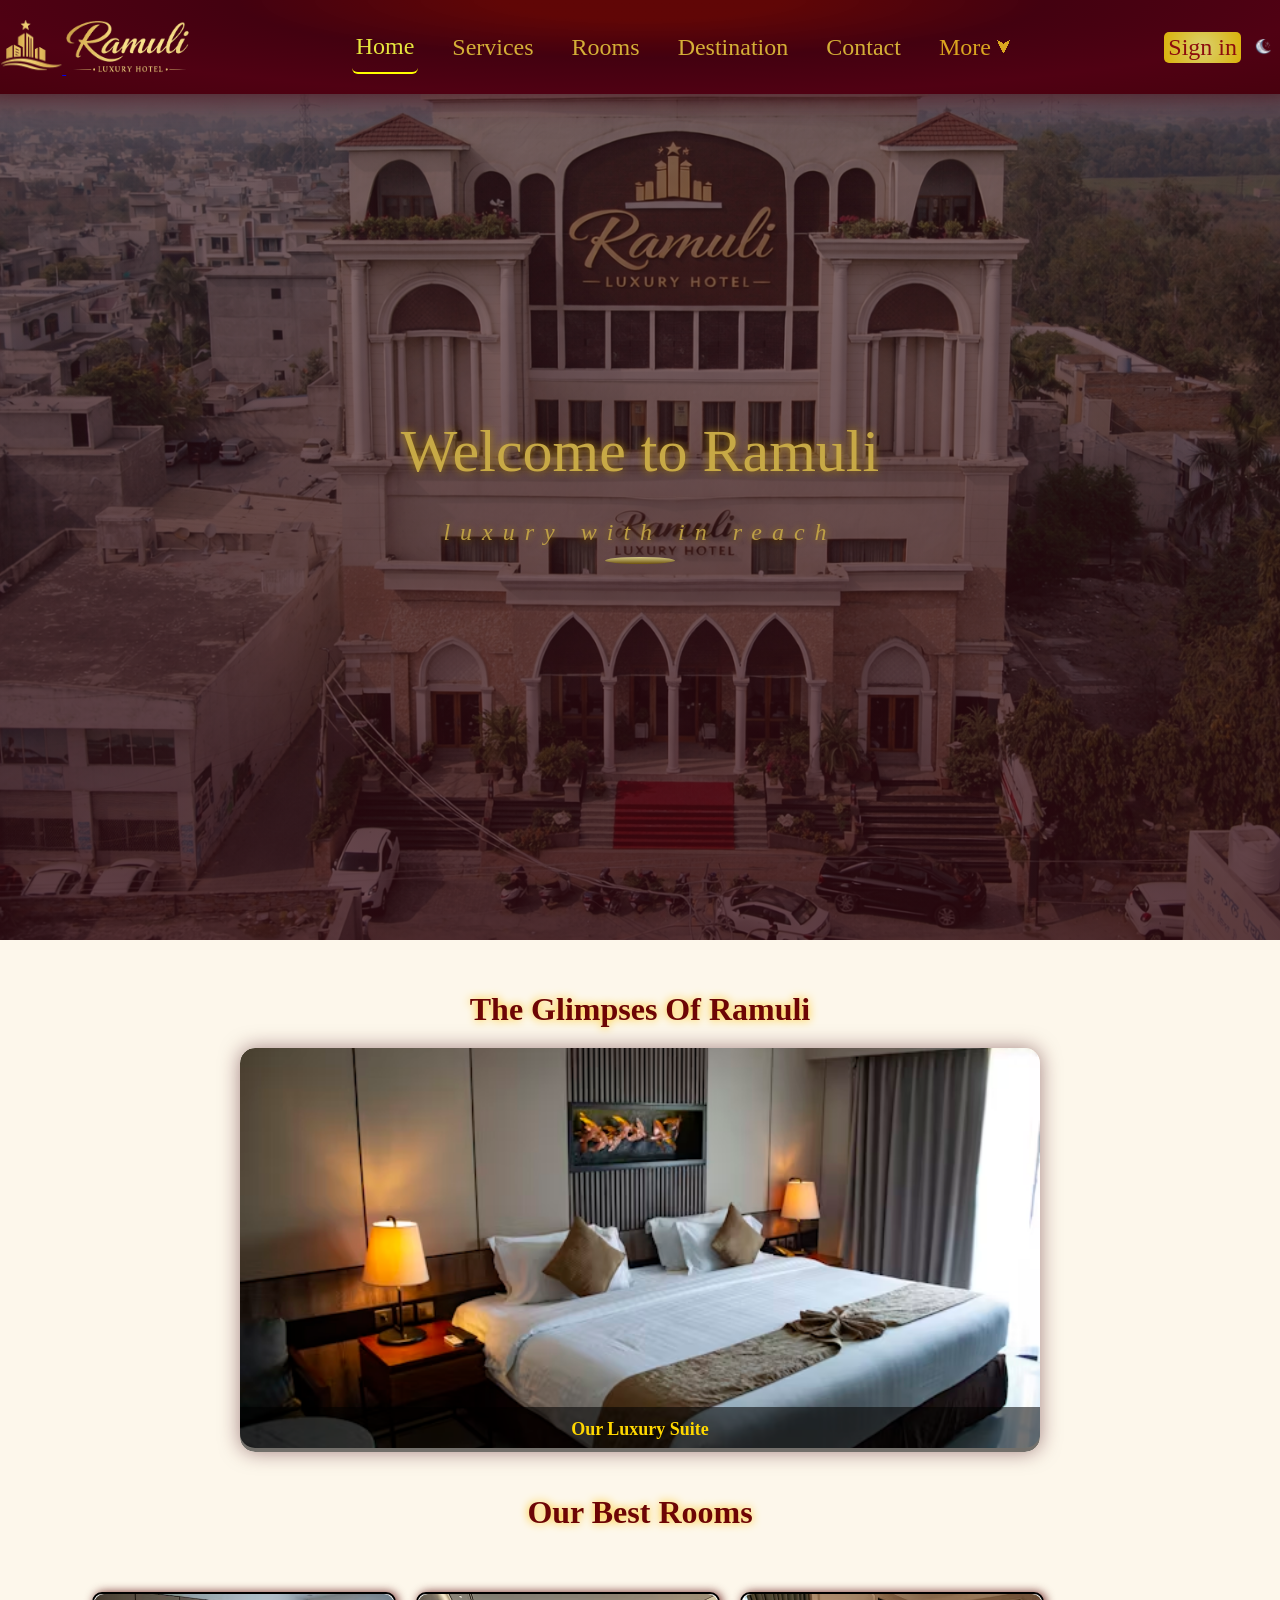
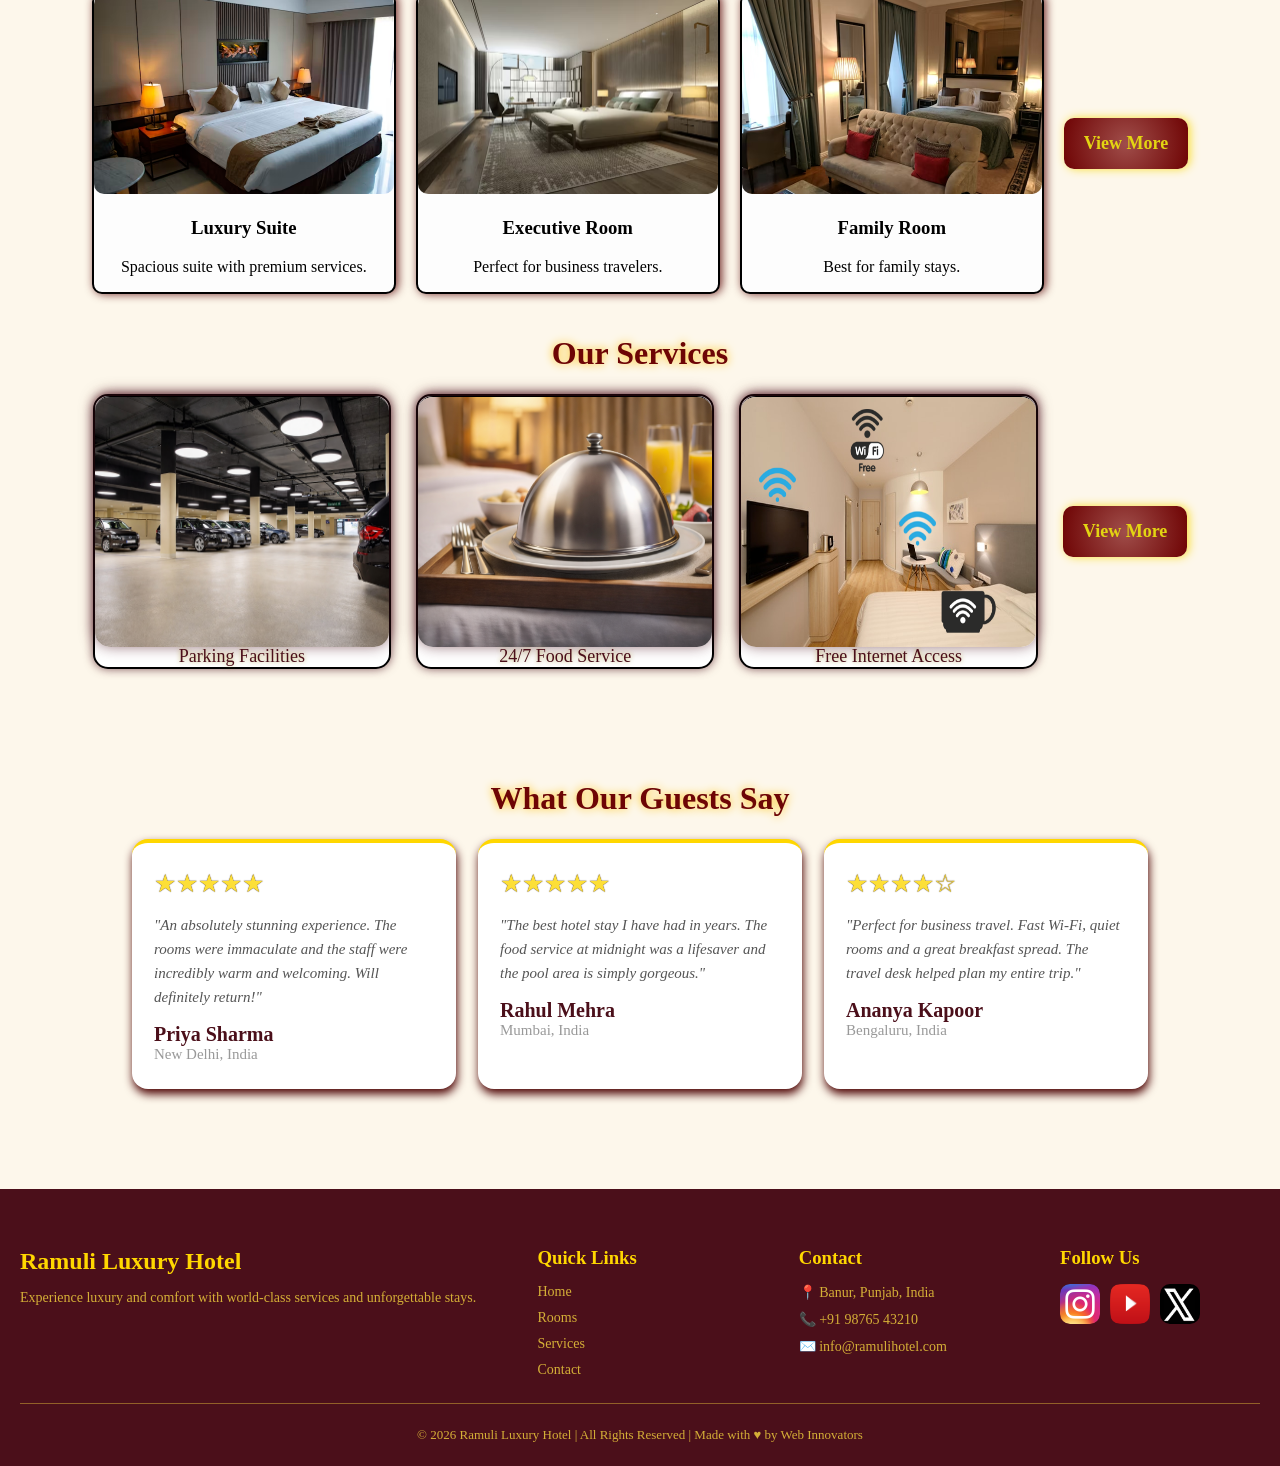
<file: index.html>
<!DOCTYPE html>
<html lang="en">

<head>
    <meta charset="UTF-8">
    <meta name="viewport" content="width=device-width, initial-scale=1.0">
    <title>Ramuli Luxury hotel</title>
    <link rel="stylesheet" href="index.css">
    <link rel="shortcut icon" href="images/alphabet logo crop.png" type="image/x-icon">
    <style>
        .nv-home {
            border-bottom: 2px solid yellow;
            border-radius: 6px;
        }

        .nv-home a {
            color: rgb(230, 230, 62);
        }
    </style>
</head>



<body>
    <nav class="nav">
        <div class="logoname">
            <a href="index.html"><img src="images/building logo.png" alt="" id="logoalph">
                <img src="images/hotel_name.png" class="nameimg"></a>
        </div>
        <div class="navtitle">
            <div class="nv-home"> <a href="index.html">Home</a> </div>
            <div class="nv-Services"><a href="services.html">Services</a> </div>
            <div class="nv-rooms"> <a href="rooms.html"> Rooms</a> </div>
            <div class="nv-destination"> <a href="destinations.html">Destination</a> </div>

            <div class="nv-contact"> <a href="contact.html"> Contact</a> </div>
            <div class="nv-more dropdown"><span>More</span><span class="downarrow">&#11167;</span>
             
               <div class="dropdown-content">
                   <a href="restaurant.html">Restaurant</a>
                   <a href="gallery.html">Gallery</a>
                   <a href="dining.html">Dining</a>
                   <a href="about.html">About Us</a>
            </div>
        </div>
        <!-- <div class="nv-about"> <a href="About.html"> About</a> </div> -->
        </div>
        <div class="navlogin">
            <div class="nv-login"> <a href="login.html">Sign in</a> </div>
            <button onclick="toggleTheme()" id="themeBtn"></button>
        </div>

    </nav>


    <nav class="navbarm">
        <div class="logoname">
            <a href="index.html"><img src="images/building logo.png" alt="" id="logoalph">
                <img src="images/hotel_name.png" class="nameimg"></a>
        </div>
        <div class="menum">
            <div class="navlogin">
                <div class="nv-login"> <a href="login.html">Sign in</a> </div>
            </div>
            <div class="menu-toggle" onclick="toggleMenu()">
                <div class="line1"></div>
                <div class="line2"></div>
                <div class="line3"></div>
            </div>
        </div>
        <div class="navtitle" id="sidebar">
            <div class="nv-home"> <a href="index.html">Home</a> </div>
            <div class="nv-Services"><a href="services.html">Services</a> </div>
            <div class="nv-rooms"> <a href="rooms.html"> Rooms</a> </div>
            <div class="nv-destination"> <a href="destinations.html">Destinations</a> </div>

            <div class="nv-contact"> <a href="contact.html">Contact</a> </div>
            <div class="nv-about"> <a href="About.html"> About</a> </div>
        </div>
    </nav>

    <div class="taghome">
        <div class="welcome">Welcome to Ramuli <br> <span>luxury with in reach </span> </div>
    </div>




    <div class="slideshow">
        <h1>The Glimpses Of Ramuli</h1>
        <div class="slideshowBox">
            <div class="slide active-slide">
                <img src="images/premium.avif" alt="Luxury Suite">
                <div class="slide-caption">Our Luxury Suite</div>
            </div>

            <div class="slide">
                <img src="images/buisness.avif" alt="Executive Room">
                <div class="slide-caption">Executive Room</div>
            </div>
            <div class="slide">
                <img src="images/food service.png" alt="Executive Room">
                <div class="slide-caption">24/7 Food</div>
            </div>
            <div class="slide">
                <img src="images/swimming poolcommon.avif" alt="Executive Room">
                <div class="slide-caption">Our Premium Swimming Pool</div>
            </div>
            <div class="slide">
                <img src="images/diningarea.jpg" alt="Dinning area">
                <div class="slide-caption">Dinning Lounge</div>
            </div>
        </div>

    </div>
    <div class="hmrooms-container">
        <h1>Our Best Rooms </h1>

        <div class="hmroomcard-container">
            <div class="hmroom-card">
                <img src="images/premium.avif" alt="">
                <h3>Luxury Suite</h3>
                <p>Spacious suite with premium services.</p>
            </div>
            <div class="hmroom-card">
                <img src="images/buisness.avif" alt="">
                <h3>Executive Room</h3>
                <p>Perfect for business travelers.</p>
            </div>
            <div class="hmroom-card">
                <img src="images/family.avif" alt="">
                <h3>Family Room</h3>
                <p>Best for family stays.</p>
            </div>
            <div>
                <a href="rooms.html" class="viewbtn">View More</a>
            </div>
        </div>
    </div>

    <div class="hmservices">
        <h1>Our Services</h1>
        <div class="hmfac">
            <div class="hmcardfac">
                <div class="img"><img src="images/parking.png" alt="Parking Facilities"></div>
                <div class="hmfactag">Parking Facilities</div>
            </div>
            <div class="hmcardfac">
                <div class="img"><img src="images/food service.png" alt=""></div>
                <div class="hmfactag">24/7 Food Service </div>
            </div>
            <div class="hmcardfac">
                <div class="img"><img src="images/wifi.webp" alt=""></div>
                <div class="hmfactag">Free Internet Access</div>
            </div>
            <div class="viewfacbtn">
                <a href="services.html" class="viewbtn">View More</a>
            </div>
        </div>
    </div>

    <div>
        <div class="reviewhome">
            <h1>What Our Guests Say</h1>
        <div class="review-container">
            <div class="review-card">
                <div class="stars">&#9733;&#9733;&#9733;&#9733;&#9733;</div>
                <p>"An absolutely stunning experience. The rooms were immaculate and the staff were incredibly warm and welcoming. Will definitely return!"</p>
                <div class="author">Priya Sharma</div>
                <div class="location">New Delhi, India</div>
            </div>
            <div class="review-card">
                <div class="stars">&#9733;&#9733;&#9733;&#9733;&#9733;</div>
                <p>"The best hotel stay I have had in years. The food service at midnight was a lifesaver and the pool area is simply gorgeous."</p>
                <div class="author">Rahul Mehra</div>
                <div class="location">Mumbai, India</div>
            </div>
            <div class="review-card">
                <div class="stars">&#9733;&#9733;&#9733;&#9733;&#9734;</div>
                <p>"Perfect for business travel. Fast Wi-Fi, quiet rooms and a great breakfast spread. The travel desk helped plan my entire trip."</p>
                <div class="author">Ananya Kapoor</div>
                <div class="location">Bengaluru, India</div>
            </div>
        </div>

        </div>
    </div>
    <button id="scrollbtn">&#8679;</button>
    <footer class="footer">
        <div class="footer-container">

            <!-- Logo & About -->
            <div class="footer-section">
                <h2>Ramuli Luxury Hotel</h2>
                <p>Experience luxury and comfort with world-class services and unforgettable stays.</p>
            </div>

            <!-- Quick Links -->
            <div class="footer-section">
                <h3>Quick Links</h3>
                <a href="index.html">Home</a>
                <a href="rooms.html">Rooms</a>
                <a href="services.html">Services</a>
                <a href="contact.html">Contact</a>
            </div>

            <!-- Contact Info -->
            <div class="footer-section">
                <h3>Contact</h3>
                <p>📍 Banur, Punjab, India</p>
                <p>📞 +91 98765 43210</p>
                <p>✉️ info@ramulihotel.com</p>
            </div>

            <!-- Social Media -->
            <div class="footer-section">
                <h3>Follow Us</h3>
                <div class="socials">
                    <a href="#"><img src="images/Instagram_icon.png" alt=""></a>
                    <a href="#"><img src="images/YouTube_.png" alt=""></a>
                    <a href="#"><img src="images/Twitter_new_X_logo.png" alt=""></a>
                </div>
            </div>

        </div>

        <div class="footer-bottom">
            <p>&copy; 2026 Ramuli Luxury Hotel | All Rights Reserved | Made with &hearts; by Web Innovators</p>

        </div>
    </footer>


    <script src="index.js"></script>
</body>

</html>
</file>
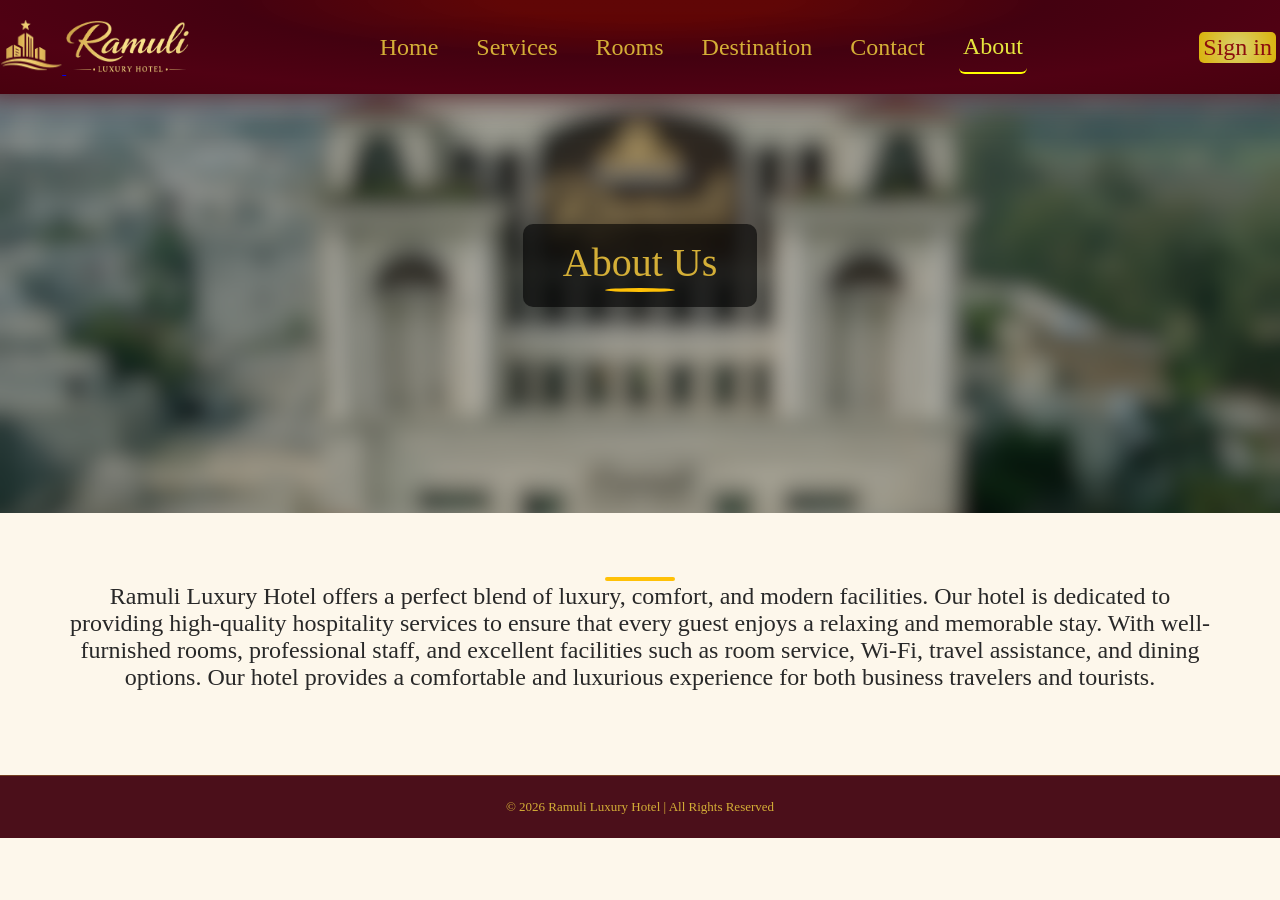
<file: About.html>
<!DOCTYPE html>
<html lang="en">
<head>
    <meta charset="UTF-8">
    <meta name="viewport" content="width=device-width, initial-scale=1.0">
    <title>Ramuli Luxury hotel</title>
    <link rel="stylesheet" href="index.css">
        <link rel="shortcut icon" href="images/alphabet logo crop.png" type="image/x-icon">

    <link rel="stylesheet" href="About.css">
    <style>
        .nv-about{
            border-bottom:2px solid yellow  ;
            border-radius: 6px;
        }
        .nv-about a{
            color: rgb(230, 230, 62);
        }
    </style>
</head>
<body>
    <nav class="nav">
        <div class="logoname">
            <a href="index.html"><img src="images/building logo.png" alt="" id="logoalph">
                <img src="images/hotel_name.png" class="nameimg"></a>
        </div>
        <div class="navtitle">
            <div class="nv-home"> <a href="index.html">Home</a> </div>
            <div class="nv-Services"><a href="services.html">Services</a> </div>
            <div class="nv-rooms"> <a href="rooms.html"> Rooms</a> </div>
            <div class="nv-destination"> <a href="destinations.html">Destination</a> </div>
    
            <div class="nv-contact"> <a href="contact.html"> Contact</a> </div>
            <div class="nv-about"> <a href="About.html"> About</a> </div>
        </div>
        <div class="navlogin">
            <div class="nv-login"> <a href="login.html">Sign in</a> </div>
        </div>
    </nav>
    
    
    <nav class="navbarm">
        <div class="logoname">
            <a href="index.html"><img src="images/building logo.png" alt="" id="logoalph">
                <img src="images/hotel_name.png" class="nameimg"></a>
        </div>
        <div class="menum">
            <div class="navlogin">
                <div class="nv-login"> <a href="login.html">Sign in</a> </div>
            </div>
            <div class="menu-toggle" onclick="toggleMenu()">
                <div class="line1"></div>
                <div class="line2"></div>
                <div class="line3"></div>
            </div>
        </div>
        <div class="navtitle" id="sidebar"> 
            <div class="nv-home"> <a href="index.html">Home</a> </div>
            <div class="nv-Services"><a href="services.html">Services</a> </div>
            <div class="nv-rooms"> <a href="rooms.html"> Rooms</a> </div>
                        <div class="nv-destination"> <a href="destinations.html">Destinations</a> </div>

            <div class="nv-contact"> <a href="contact.html">Contact</a> </div>
            <div class="nv-about"> <a href="About.html"> About</a> </div>
        </div>
    </nav>

    <br>

    <div class="tag">
<div class="txt" color: rgb(201, 189, 18);>About Us</div>
        

    </div>

    <div class="brief">
        Ramuli Luxury Hotel offers a perfect blend of luxury, comfort, and modern facilities. Our hotel is dedicated to providing high-quality hospitality services to ensure that every guest enjoys a relaxing and memorable stay. With well-furnished rooms, professional staff, and excellent facilities such as room service, Wi-Fi, travel assistance, and dining options. Our hotel provides a comfortable and luxurious experience for both business travelers and tourists.
    </div>
    <footer class="footer">
        <p>© 2026 Ramuli Luxury Hotel | All Rights Reserved</p>
    </footer>
    <script src="index.js"></script>
</body>
</html>
</file>
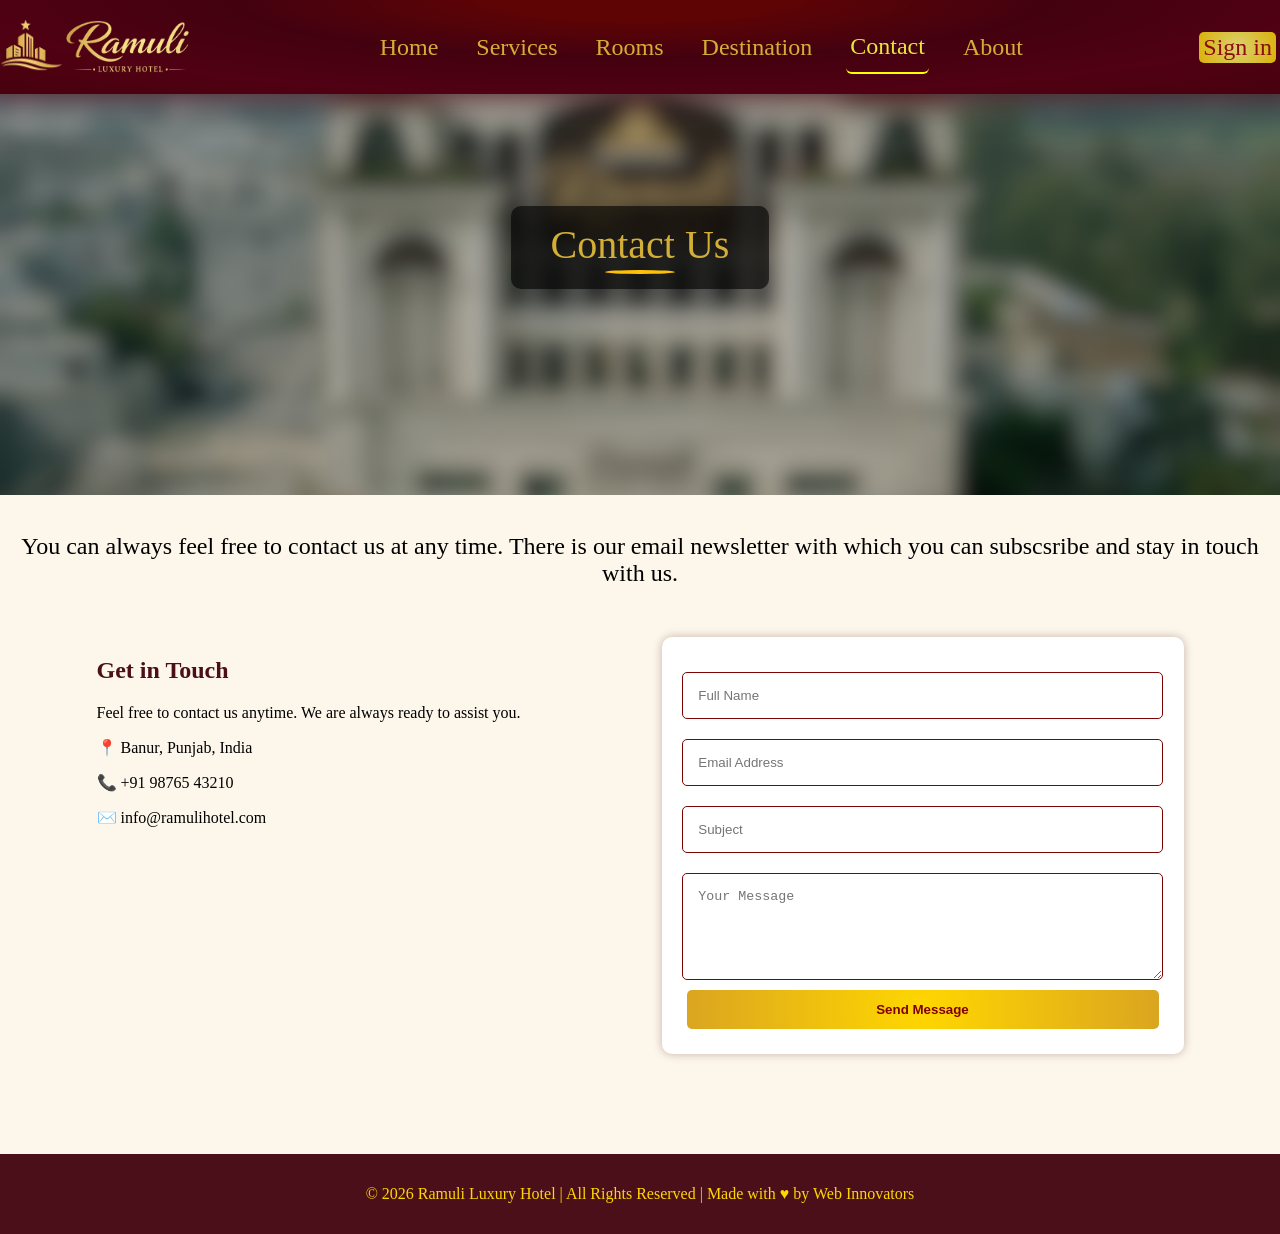
<file: contact.html>
<!DOCTYPE html>
<html lang="en">

<head>
    <meta charset="UTF-8">
    <meta name="viewport" content="width=device-width, initial-scale=1.0">
    <title>Ramuli Luxury hotel</title>
    <link rel="stylesheet" href="index.css">
    <link rel="shortcut icon" href="images/alphabet logo crop.png" type="image/x-icon">

    <link rel="stylesheet" href="contact.css">

    <style>
        .nv-contact {
            border-bottom: 2px solid yellow;
            border-radius: 6px;

        }

        .nv-contact a {
            color: rgb(230, 230, 62);
        }
    </style>
</head>

<body>
    
    <nav class="nav">
        <div class="logoname">
            <a href="index.html"><img src="images/building logo.png" alt="" id="logoalph">
                <img src="images/hotel_name.png" class="nameimg"></a>
        </div>
        <div class="navtitle">
            <div class="nv-home"> <a href="index.html">Home</a> </div>
            <div class="nv-Services"><a href="services.html">Services</a> </div>
            <div class="nv-rooms"> <a href="rooms.html"> Rooms</a> </div>
            <div class="nv-destination"> <a href="destinations.html">Destination</a> </div>
    
            <div class="nv-contact"> <a href="contact.html"> Contact</a> </div>
            <div class="nv-about"> <a href="About.html"> About</a> </div>
        </div>
        <div class="navlogin">
            <div class="nv-login"> <a href="login.html">Sign in</a> </div>
        </div>
    </nav>
    
    
    <nav class="navbarm">
        <div class="logoname">
            <a href="index.html"><img src="images/building logo.png" alt="" id="logoalph">
                <img src="images/hotel_name.png" class="nameimg"></a>
        </div>
        <div class="menum">
            <div class="navlogin">
                <div class="nv-login"> <a href="login.html">Sign in</a> </div>
            </div>
            <div class="menu-toggle" onclick="toggleMenu()">
                <div class="line1"></div>
                <div class="line2"></div>
                <div class="line3"></div>
            </div>
        </div>
        <div class="navtitle" id="sidebar"> 
            <div class="nv-home"> <a href="index.html">Home</a> </div>
            <div class="nv-Services"><a href="services.html">Services</a> </div>
            <div class="nv-rooms"> <a href="rooms.html"> Rooms</a> </div>
            <div class="nv-contact"> <a href="contact.html">Contact</a> </div>
            <div class="nv-about"> <a href="About.html"> About</a> </div>
        </div>
    </nav>

    <div class="tag">
        <div class="txt" color: rgb(201, 189, 18);>Contact Us</div>

    </div>
    <div class="information">

        <div class="msg">You can always feel free to contact us at any time. There is our email newsletter with which
            you can subscsribe and stay in touch with us.</div>

        <div class="details">

            <div class="contact-container">

                <!-- LEFT SIDE -->
                <div class="contact-info">
                    <h2>Get in Touch</h2>
                    <p>Feel free to contact us anytime. We are always ready to assist you.</p>

                    <p>📍 Banur, Punjab, India</p>
                    <p>📞 +91 98765 43210</p>
                    <p>✉️ info@ramulihotel.com</p>
                </div>

                <!-- RIGHT SIDE FORM -->
                <div class="contact-form">
                    <form>
                        <div>
                            <input type="text" placeholder="Full Name" required>
                            <input type="email" placeholder="Email Address" required>
                            <input type="text" placeholder="Subject" required>
                            <textarea placeholder="Your Message" rows="5" required></textarea>

                            <button type="submit">Send Message</button>
                        </div>
                    </form>
                </div>

            </div>

            <!--FOOTER -->
            <footer class="footer">
                <p>&copy; 2026 Ramuli Luxury Hotel | All Rights Reserved | Made with &hearts; by Web Innovators</p>

            </footer>
        </div>
    </div>
     <script src="index.js"></script>
</body>

</html>
</file>
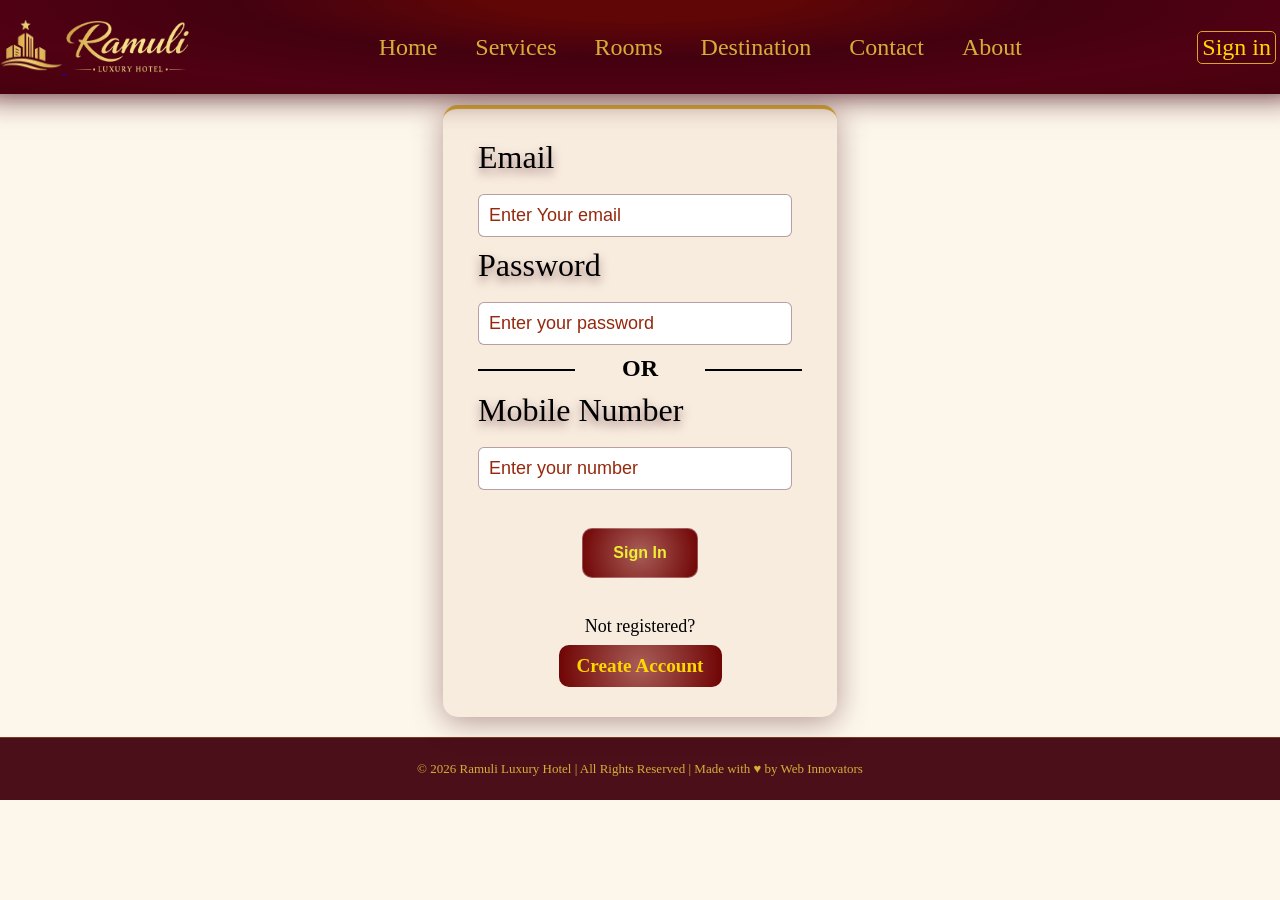
<file: login.html>
<!DOCTYPE html>
<html lang="en">
<head>
    <meta charset="UTF-8">
    <meta name="viewport" content="width=device-width, initial-scale=1.0">
    <title>Ramuli Luxury hotel</title>
 <link rel="shortcut icon" href="images/alphabet logo crop.png" type="image/x-icon">
    <link rel="stylesheet" href="index.css">
    <link rel="stylesheet" href="login.css">
    <style>

        .nv-login a{
            background-image: none;
            border: 1px solid goldenrod;
            color: gold;
        }
        .nv-login a:hover{
              background-image: none;
            border: 1px solid goldenrod;
            color: gold;
        }
        

        
    </style>
</head>
<body>
    <nav class="nav">
        <div class="logoname">
            <a href="index.html"><img src="images/building logo.png" alt="" id="logoalph">
                <img src="images/hotel_name.png" class="nameimg"></a>
        </div>
        <div class="navtitle">
            <div class="nv-home"> <a href="index.html">Home</a> </div>
            <div class="nv-Services"><a href="services.html">Services</a> </div>
            <div class="nv-rooms"> <a href="rooms.html"> Rooms</a> </div>
            <div class="nv-destination"> <a href="destinations.html">Destination</a> </div>
    
            <div class="nv-contact"> <a href="contact.html"> Contact</a> </div>
            <div class="nv-about"> <a href="About.html"> About</a> </div>
        </div>
        <div class="navlogin">
            <div class="nv-login"> <a href="login.html">Sign in</a> </div>
        </div>
    </nav>
    
    
    <nav class="navbarm">
        <div class="logoname">
            <a href="index.html"><img src="images/building logo.png" alt="" id="logoalph">
                <img src="images/hotel_name.png" class="nameimg"></a>
        </div>
        <div class="menum">
            <div class="navlogin">
                <div class="nv-login"> <a href="login.html">Sign in</a> </div>
            </div>
            <div class="menu-toggle" onclick="toggleMenu()">
                <div class="line1"></div>
                <div class="line2"></div>
                <div class="line3"></div>
            </div>
        </div>
        <div class="navtitle" id="sidebar"> 
            <div class="nv-home"> <a href="index.html">Home</a> </div>
            <div class="nv-Services"><a href="services.html">Services</a> </div>
            <div class="nv-rooms"> <a href="rooms.html"> Rooms</a> </div>
            <div class="nv-contact"> <a href="contact.html">Contact</a> </div>
            <div class="nv-about"> <a href="About.html"> About</a> </div>
        </div>
    </nav>

    
    
    <nav class="navbarm">
        <div class="logoname">
            <a href="index.html"><img src="images/building logo.png" alt="" id="logoalph">
                <img src="images/hotel_name.png" class="nameimg"></a>
        </div>
        <div class="menum">
            <div class="navlogin">
                <div class="nv-login"> <a href="login.html">Sign in</a> </div>
            </div>
            <div class="menu-toggle" onclick="toggleMenu()">
                <div class="line1"></div>
                <div class="line2"></div>
                <div class="line3"></div>
            </div>
        </div>
        <div class="navtitle" id="sidebar"> 
            <div class="nv-home"> <a href="index.html">Home</a> </div>
            <div class="nv-Services"><a href="services.html">Services</a> </div>
            <div class="nv-rooms"> <a href="rooms.html"> Rooms</a> </div>
                        <div class="nv-destination"> <a href="destinations.html">Destinations</a> </div>

            <div class="nv-contact"> <a href="contact.html">Contact</a> </div>
            <div class="nv-about"> <a href="About.html"> About</a> </div>
        </div>
    </nav>


    
    



<div class="login">
<form id ="logincard" id="loginForm">
        <div class="email"><label for="email">Email</label><br><br><input type="email" id="email" name="email" placeholder="Enter Your email"></div>
          <div class="password"><label for="passowrd">Password</label><br><br><input type="password" id="password" name="email" placeholder="Enter your password"></div>

        <div id="option">OR</div>
        <div class="phone"><label for="phone">Mobile Number</label><br><br><input type="text" name="contactno" id="phone" placeholder="Enter your number" >  </div>
    <br><div class="loginbtn"><button class="btn" type="submit" >Sign In</button></div>
<div class="register-link">
    <p>Not registered?</p>
    <a href="register.html" class="registerbtn">Create Account </a>
</div>   
</form>

    </div>
    </body>
    <footer class="footer">
    <p>&copy; 2026 Ramuli Luxury Hotel | All Rights Reserved | Made with &hearts; by Web Innovators</p>

</footer>
<script src="index.js"></script>
    <script>
document.getElementById("logincard").addEventListener("submit", function(e){
    e.preventDefault();

    let email = document.getElementById("email").value;
    let password = document.getElementById("password").value;

    let savedUser = JSON.parse(localStorage.getItem("user"));
    customealert("User Not Found !",{timeout:true,button:true,time:2000});

    if(!savedUser){
        
        return;
    }

    if(email === savedUser.email && password === savedUser.password){
            customealert("Login Successfully !",{timeout:true,button:false,time:1000});

        // ✅ mark user as logged in
        localStorage.setItem("isLoggedIn", "true");

        window.location.href = "index.html";
    } else {
        customealert("Invalid Email OR Password !!",{timeout:true,button:false,time:1000});
    }
});
</script>
</html>
</file>
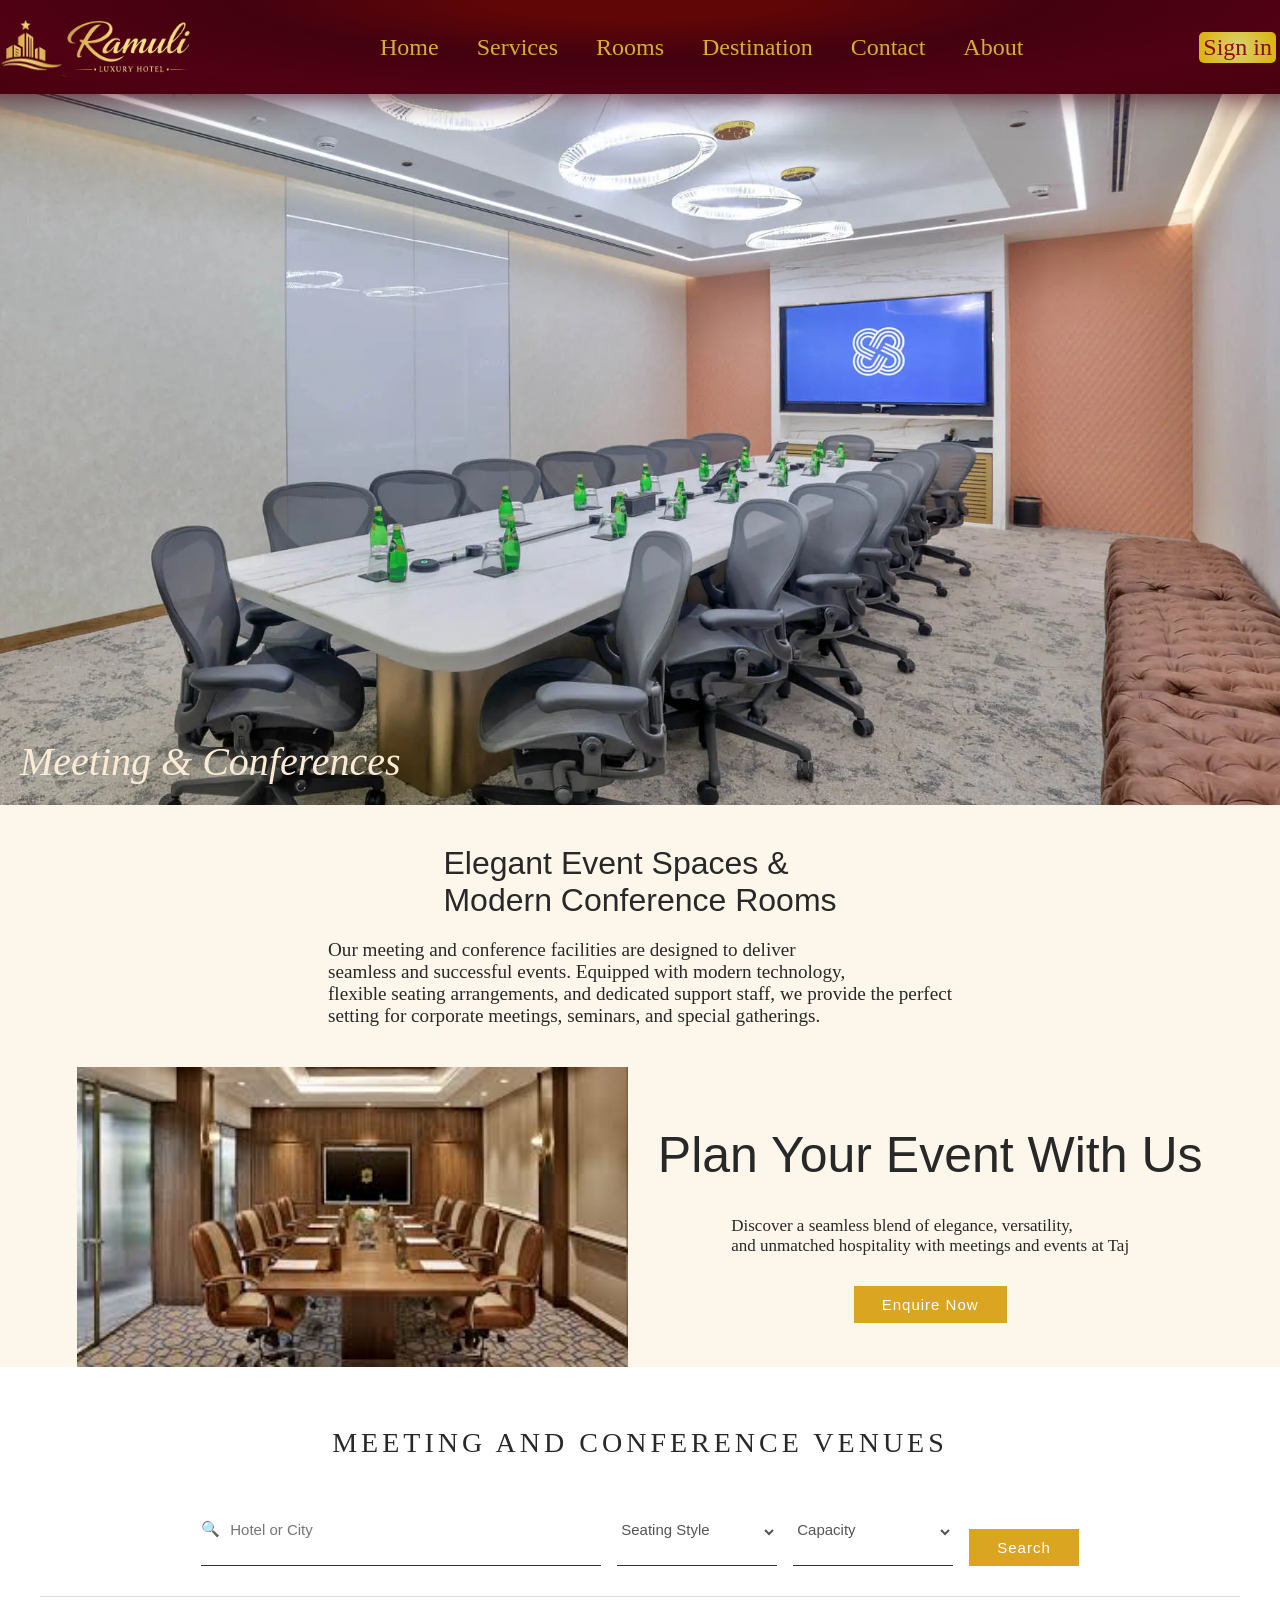
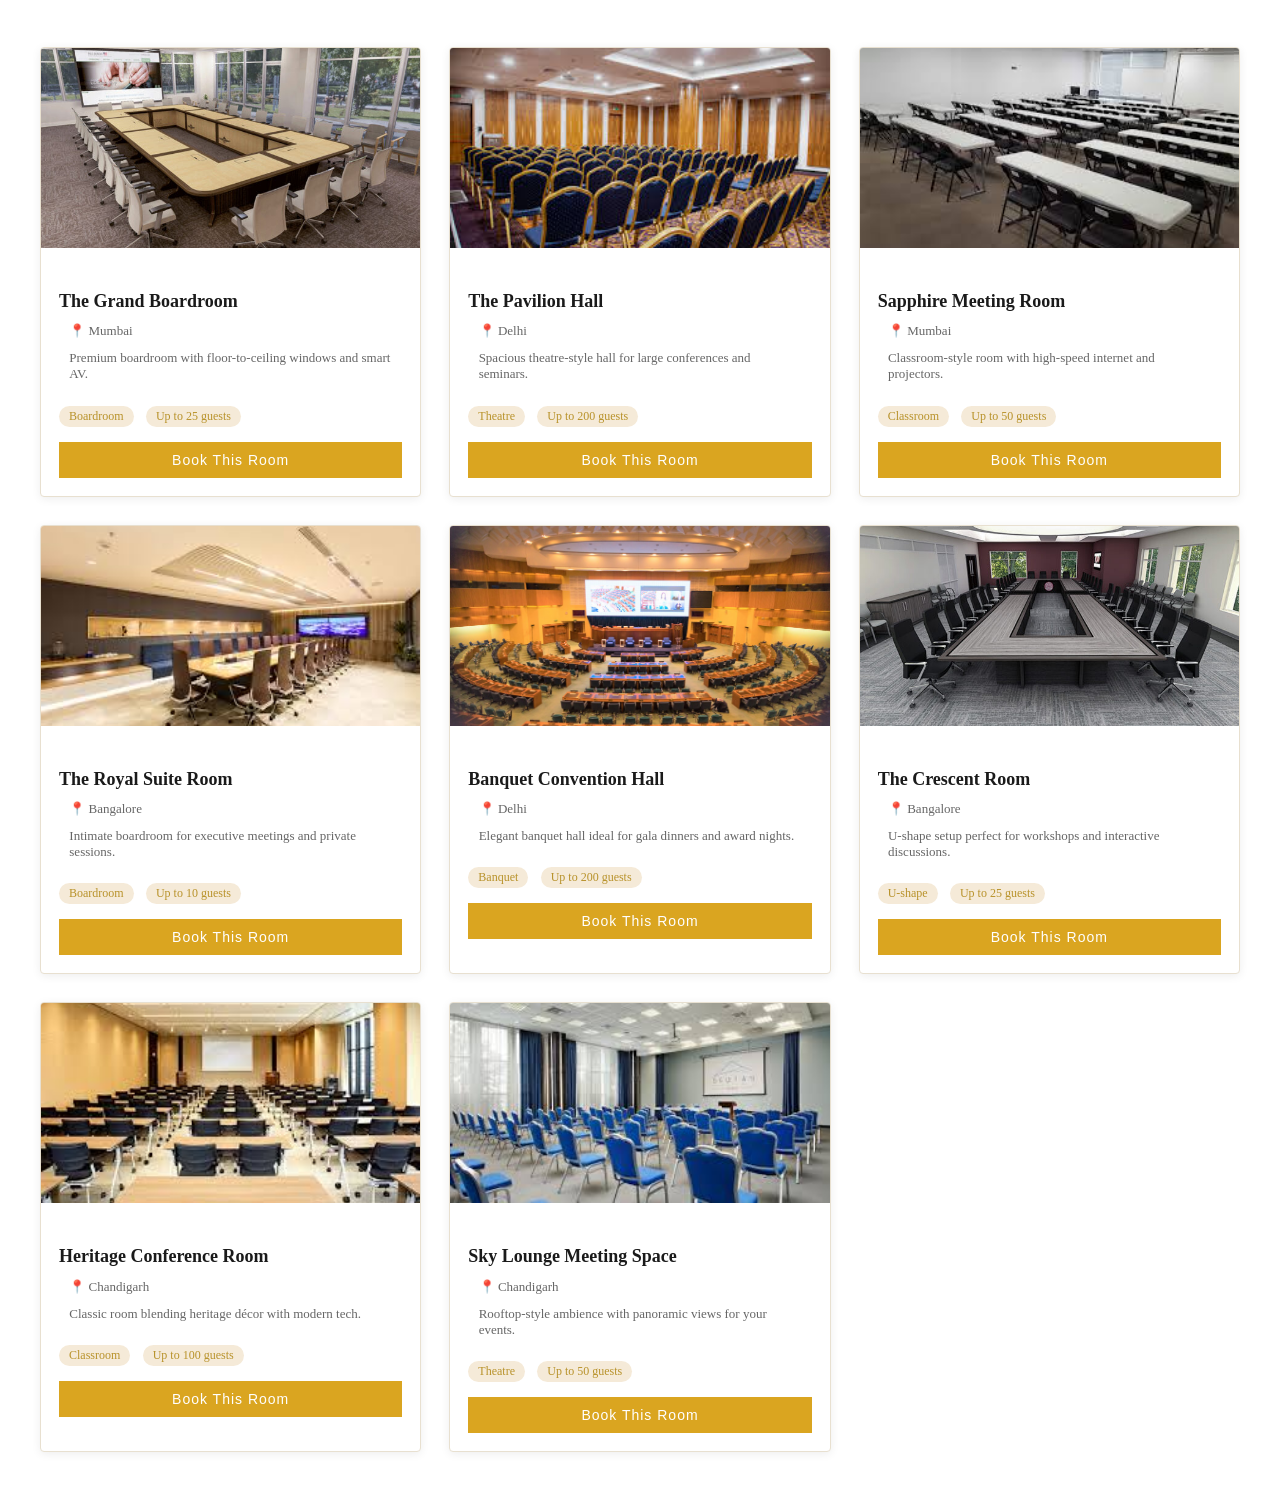
<file: meeting.html>
<!DOCTYPE html>
<html lang="en">

<head>
    <meta charset="UTF-8">
    <meta name="viewport" content="width=device-width, initial-scale=1.0">
    <title>Ramuli Luxury hotel</title>

    <link rel="stylesheet" href="index.css">
    <link rel="shortcut icon" href="images/alphabet logo crop.png" type="image/x-icon">
    <link rel="stylesheet" href="services.css">
    <link rel="stylesheet" href="meeting.css">
</head> 

<body>
    <nav class="nav">
        <div class="logoname">
            <a href="index.html"><img src="images/building logo.png" alt="" id="logoalph">
                <img src="images/hotel_name.png" class="nameimg"></a>
        </div>
        <div class="navtitle">
            <div class="nv-home"> <a href="index.html">Home</a> </div>
            <div class="nv-Services"><a href="services.html">Services</a> </div>
            <div class="nv-rooms"> <a href="rooms.html"> Rooms</a> </div>
            <div class="nv-destination"> <a href="destinations.html">Destination</a> </div>
    
            <div class="nv-contact"> <a href="contact.html"> Contact</a> </div>
            <div class="nv-about"> <a href="About.html"> About</a> </div>
        </div>
        <div class="navlogin">
            <div class="nv-login"> <a href="login.html">Sign in</a> </div>
        </div>
    </nav>
    
    
    <nav class="navbarm">
        <div class="logoname">
            <a href="index.html"><img src="images/building logo.png" alt="" id="logoalph">
                <img src="images/hotel_name.png" class="nameimg"></a>
        </div>
        <div class="menum">
            <div class="navlogin">
                <div class="nv-login"> <a href="login.html">Sign in</a> </div>
            </div>
            <div class="menu-toggle" onclick="toggleMenu()">
                <div class="line1"></div>
                <div class="line2"></div>
                <div class="line3"></div>
            </div>
        </div>
        <div class="navtitle" id="sidebar"> 
            <div class="nv-home"> <a href="index.html">Home</a> </div>
            <div class="nv-Services"><a href="services.html">Services</a> </div>
            <div class="nv-rooms"> <a href="rooms.html"> Rooms</a> </div>
                        <div class="nv-destination"> <a href="destinations.html">Destinations</a> </div>

            <div class="nv-contact"> <a href="contact.html">Contact</a> </div>
            <div class="nv-about"> <a href="About.html"> About</a> </div>
        </div>
    </nav>
    <div class="meeting">
        <div class="conference">Meeting & Conferences</div>
    </div>
    <div class="desp">Elegant Event Spaces & <br>Modern Conference Rooms</div>
    <div class="content">
        Our meeting and conference facilities are designed to deliver<br> 
        seamless and successful events. Equipped with modern technology,<br> 
        flexible seating arrangements, and dedicated support staff, we provide the perfect<br>
        setting for corporate meetings, seminars, and special gatherings.<br>
    </div>
    <div class="book">
        <div class="conf">
        <img src="images/conference.jfif" alt="">
        </div>
        <div class="plan">
            <div class="main">Plan Your Event With Us</div><br>
            <div class="quote">Discover a seamless blend of elegance, versatility, <br>
            and unmatched hospitality with meetings and events at Taj</div>
            <button class="btn">Enquire Now</button>
        </div>
          <!-- /div> -->
    </div>
     <!-- SEARCH & CONFERENCE ROOMS SECTION -->
     <div class="search">
    <div class="title">
        <span class="line"></span> 
        MEETING AND CONFERENCE VENUES
        <span class="line"></span>
    </div>

    <div class="bar">
        <div class="search-input">
            <span>&#128269;</span>  
            <!-- ///// Took image of icon /////// -->
            <input type="text" id="cityInput" placeholder="Hotel or City" />
        </div>
        <select id="seatingStyle">
            <option value="">Seating Style</option>
            <option value="boardroom">Boardroom</option>
            <option value="theatre">Theatre</option>
            <option value="classroom">Classroom</option>
            <option value="banquet">Banquet</option>
            <option value="u-shape">U-Shape</option>
        </select> 
        <select id="capacitySelect">
            <option value="">Capacity</option>
            <option value="10">Up to 10</option>
            <option value="25">Up to 25</option>
            <option value="50">Up to 50</option>
            <option value="100">Up to 100</option>
            <option value="200">Up to 200</option>
        </select>
        <button class="btn" onclick="searchRooms()">Search</button>
    </div>

    <div class="rooms-grid" id="roomsGrid"></div>
</div> 
<script src="meeting.js"></script>
</body>
</file>
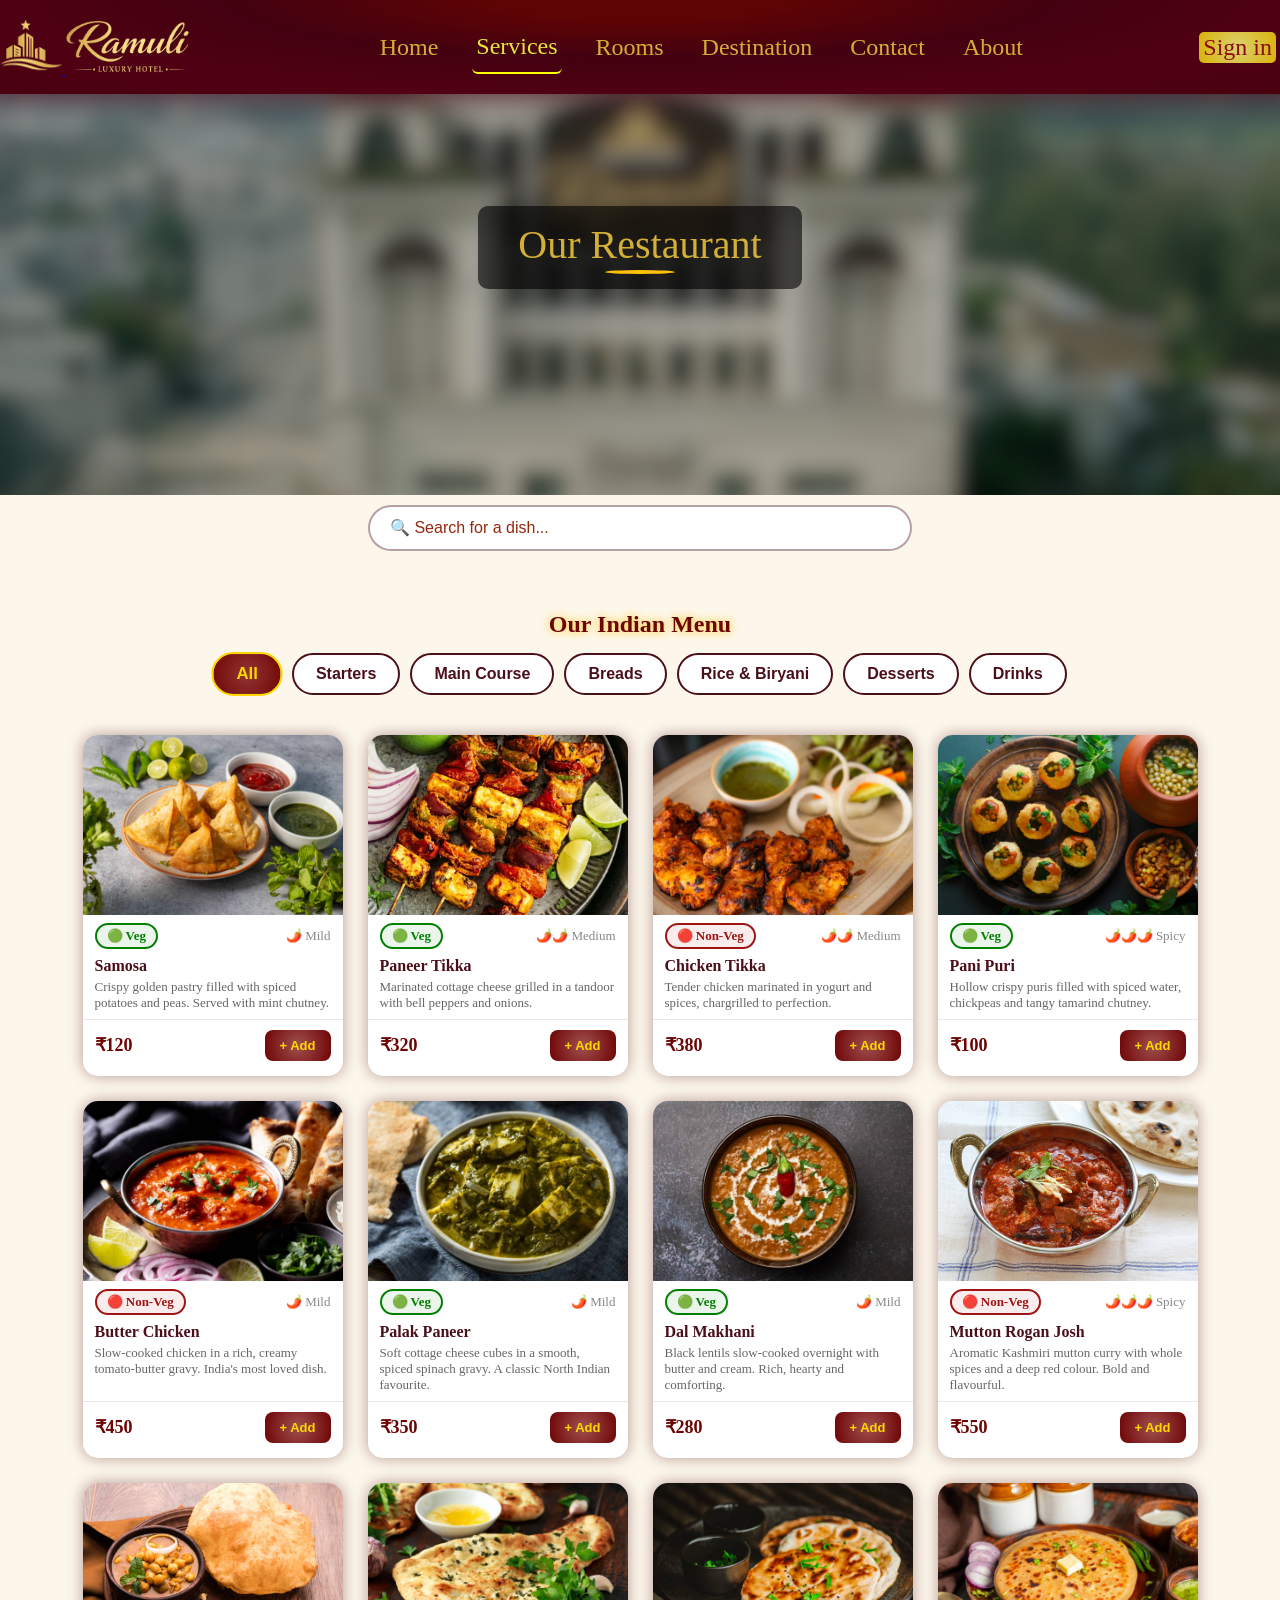
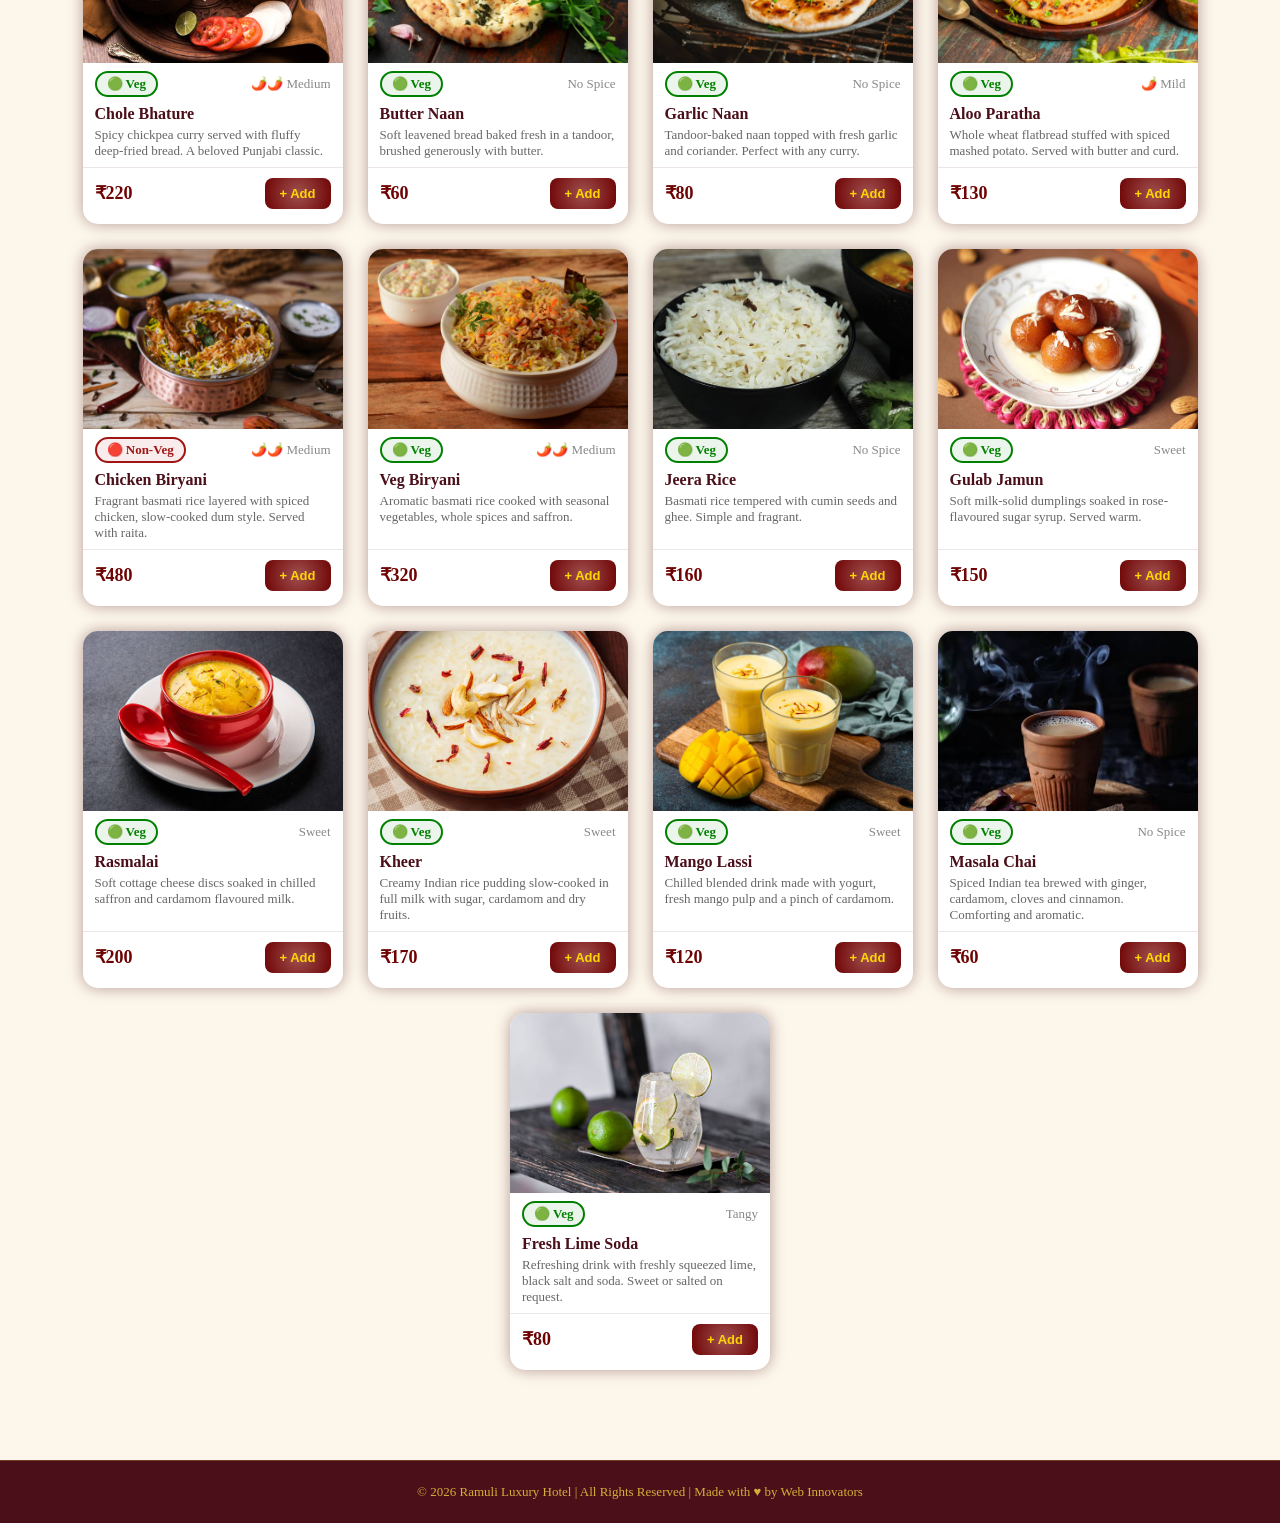
<file: restaurant.html>
<!DOCTYPE html>
<html lang="en">

<head>
    <meta charset="UTF-8">
    <meta name="viewport" content="width=device-width, initial-scale=1.0">
    <title>Ramuli Luxury Hotel - Restaurant</title>
    <link rel="stylesheet" href="index.css">
    <link rel="shortcut icon" href="images/alphabet logo crop.png" type="image/x-icon">
    <link rel="stylesheet" href="restaurant.css">
    <style>
        /* Highlight the Services nav link since restaurant is part of services */
        .nv-Services {
            border-bottom: 2px solid yellow;
            border-radius: 6px;
        }

        .nv-Services a {
            color: rgb(230, 230, 62);
        }
    </style>
</head>

<body>

    <!-- ===== DESKTOP NAVBAR ===== -->
    <nav class="nav">
        <div class="logoname">
            <a href="index.html">
                <img src="images/building logo.png" alt="" id="logoalph">
                <img src="images/hotel_name.png" class="nameimg">
            </a>
        </div>
        <div class="navtitle">
            <div class="nv-home"><a href="index.html">Home</a></div>
            <div class="nv-Services"><a href="services.html">Services</a></div>
            <div class="nv-rooms"><a href="rooms.html">Rooms</a></div>
            <div class="nv-destination"><a href="destinations.html">Destination</a></div>
            <div class="nv-contact"><a href="contact.html">Contact</a></div>
            <div class="nv-about"><a href="About.html">About</a></div>
        </div>
        <div class="navlogin">
            <div class="nv-login"><a href="login.html">Sign in</a></div>
        </div>
    </nav>

    <!-- ===== MOBILE NAVBAR ===== -->
    <nav class="navbarm">
        <div class="logoname">
            <a href="index.html">
                <img src="images/building logo.png" alt="" id="logoalph">
                <img src="images/hotel_name.png" class="nameimg">
            </a>
        </div>
        <div class="menum">
            <div class="navlogin">
                <div class="nv-login"><a href="login.html">Sign in</a></div>
            </div>
            <div class="menu-toggle" onclick="toggleMenu()">
                <div class="line1"></div>
                <div class="line2"></div>
                <div class="line3"></div>
            </div>
        </div>
        <div class="navtitle" id="sidebar">
            <div class="nv-home"><a href="index.html">Home</a></div>
            <div class="nv-Services"><a href="services.html">Services</a></div>
            <div class="nv-rooms"><a href="rooms.html">Rooms</a></div>
            <div class="nv-destination"><a href="destinations.html">Destinations</a></div>
            <div class="nv-contact"><a href="contact.html">Contact</a></div>
            <div class="nv-about"><a href="About.html">About</a></div>
        </div>
    </nav>

    <!-- ===== PAGE HEADER ===== -->
    <div class="tag">
        <div class="txt">Our Restaurant</div>
    </div>

    <!-- ===== SEARCH BAR ===== -->
    <div class="search-section">
        <input
            type="text"
            id="searchInput"
            placeholder="🔍 Search for a dish..."
            oninput="searchDishes()"
        >
    </div>

    <!-- ===== CATEGORY FILTER BUTTONS ===== -->
    <div class="filter-section">
        <h2>Our Indian Menu</h2>
        <div class="filter-buttons">
            <button class="filter-btn active" onclick="filterMenu('all', this)">All</button>
            <button class="filter-btn" onclick="filterMenu('starter', this)">Starters</button>
            <button class="filter-btn" onclick="filterMenu('main', this)">Main Course</button>
            <button class="filter-btn" onclick="filterMenu('bread', this)">Breads</button>
            <button class="filter-btn" onclick="filterMenu('rice', this)">Rice & Biryani</button>
            <button class="filter-btn" onclick="filterMenu('dessert', this)">Desserts</button>
            <button class="filter-btn" onclick="filterMenu('drinks', this)">Drinks</button>
        </div>
    </div>

    <!-- ===== MENU CARDS ===== -->
    <div class="menu-container" id="menuContainer">

        <!-- STARTERS -->
        <div class="dish-card" data-category="starter" data-name="Samosa">
            <img src="restuarimages/samosas.jpg" alt="Samosa">
            <div class="dish-tag">
                <span class="veg-badge">🟢 Veg</span>
                <span class="spice-level">🌶️ Mild</span>
            </div>
            <h3>Samosa</h3>
            <p>Crispy golden pastry filled with spiced potatoes and peas. Served with mint chutney.</p>
            <div class="price-row">
                <span class="dish-price">₹120</span>
                <button class="add-btn" onclick="addToCart('Samosa', 120)">+ Add</button>
            </div>
        </div>

        <div class="dish-card" data-category="starter" data-name="Paneer Tikka">
            <img src="restuarimages/panner tikka.jpg" alt="Paneer Tikka">
            <div class="dish-tag">
                <span class="veg-badge">🟢 Veg</span>
                <span class="spice-level">🌶️🌶️ Medium</span>
            </div>
            <h3>Paneer Tikka</h3>
            <p>Marinated cottage cheese grilled in a tandoor with bell peppers and onions.</p>
            <div class="price-row">
                <span class="dish-price">₹320</span>
                <button class="add-btn" onclick="addToCart('Paneer Tikka', 320)">+ Add</button>
            </div>
        </div>

        <div class="dish-card" data-category="starter" data-name="Chicken Tikka">
            <img src="restuarimages/chicken tikka.jpg" alt="Chicken Tikka">
            <div class="dish-tag">
                <span class="nonveg-badge">🔴 Non-Veg</span>
                <span class="spice-level">🌶️🌶️ Medium</span>
            </div>
            <h3>Chicken Tikka</h3>
            <p>Tender chicken marinated in yogurt and spices, chargrilled to perfection.</p>
            <div class="price-row">
                <span class="dish-price">₹380</span>
                <button class="add-btn" onclick="addToCart('Chicken Tikka', 380)">+ Add</button>
            </div>
        </div>

        <div class="dish-card" data-category="starter" data-name="Pani Puri">
            <img src="restuarimages/panipuri.jpg" alt="Pani Puri">
            <div class="dish-tag">
                <span class="veg-badge">🟢 Veg</span>
                <span class="spice-level">🌶️🌶️🌶️ Spicy</span>
            </div>
            <h3>Pani Puri</h3>
            <p>Hollow crispy puris filled with spiced water, chickpeas and tangy tamarind chutney.</p>
            <div class="price-row">
                <span class="dish-price">₹100</span>
                <button class="add-btn" onclick="addToCart('Pani Puri', 100)">+ Add</button>
            </div>
        </div>

        <!-- MAIN COURSE -->
        <div class="dish-card" data-category="main" data-name="Butter Chicken">
            <img src="restuarimages/butterchicken.jpg" alt="Butter Chicken">
            <div class="dish-tag">
                <span class="nonveg-badge">🔴 Non-Veg</span>
                <span class="spice-level">🌶️ Mild</span>
            </div>
            <h3>Butter Chicken</h3>
            <p>Slow-cooked chicken in a rich, creamy tomato-butter gravy. India's most loved dish.</p>
            <div class="price-row">
                <span class="dish-price">₹450</span>
                <button class="add-btn" onclick="addToCart('Butter Chicken', 450)">+ Add</button>
            </div>
        </div>

        <div class="dish-card" data-category="main" data-name="Palak Paneer">
            <img src="restuarimages/palakpaneer.jpg" alt="Palak Paneer">
            <div class="dish-tag">
                <span class="veg-badge">🟢 Veg</span>
                <span class="spice-level">🌶️ Mild</span>
            </div>
            <h3>Palak Paneer</h3>
            <p>Soft cottage cheese cubes in a smooth, spiced spinach gravy. A classic North Indian favourite.</p>
            <div class="price-row">
                <span class="dish-price">₹350</span>
                <button class="add-btn" onclick="addToCart('Palak Paneer', 350)">+ Add</button>
            </div>
        </div>

        <div class="dish-card" data-category="main" data-name="Dal Makhani">
            <img src="restuarimages/dal makhani.jpg" alt="Dal Makhani">
            <div class="dish-tag">
                <span class="veg-badge">🟢 Veg</span>
                <span class="spice-level">🌶️ Mild</span>
            </div>
            <h3>Dal Makhani</h3>
            <p>Black lentils slow-cooked overnight with butter and cream. Rich, hearty and comforting.</p>
            <div class="price-row">
                <span class="dish-price">₹280</span>
                <button class="add-btn" onclick="addToCart('Dal Makhani', 280)">+ Add</button>
            </div>
        </div>

        <div class="dish-card" data-category="main" data-name="Mutton Rogan Josh">
            <img src="restuarimages/mutton.jpg" alt="Rogan Josh">
            <div class="dish-tag">
                <span class="nonveg-badge">🔴 Non-Veg</span>
                <span class="spice-level">🌶️🌶️🌶️ Spicy</span>
            </div>
            <h3>Mutton Rogan Josh</h3>
            <p>Aromatic Kashmiri mutton curry with whole spices and a deep red colour. Bold and flavourful.</p>
            <div class="price-row">
                <span class="dish-price">₹550</span>
                <button class="add-btn" onclick="addToCart('Mutton Rogan Josh', 550)">+ Add</button>
            </div>
        </div>

        <div class="dish-card" data-category="main" data-name="Chole Bhature">
            <img src="restuarimages/cholebhature.jpg" alt="Chole Bhature">
            <div class="dish-tag">
                <span class="veg-badge">🟢 Veg</span>
                <span class="spice-level">🌶️🌶️ Medium</span>
            </div>
            <h3>Chole Bhature</h3>
            <p>Spicy chickpea curry served with fluffy deep-fried bread. A beloved Punjabi classic.</p>
            <div class="price-row">
                <span class="dish-price">₹220</span>
                <button class="add-btn" onclick="addToCart('Chole Bhature', 220)">+ Add</button>
            </div>
        </div>

        <!-- BREADS -->
        <div class="dish-card" data-category="bread" data-name="Butter Naan">
            <img src="restuarimages/butternaan.jpg" alt="Butter Naan">
            <div class="dish-tag">
                <span class="veg-badge">🟢 Veg</span>
                <span class="spice-level">No Spice</span>
            </div>
            <h3>Butter Naan</h3>
            <p>Soft leavened bread baked fresh in a tandoor, brushed generously with butter.</p>
            <div class="price-row">
                <span class="dish-price">₹60</span>
                <button class="add-btn" onclick="addToCart('Butter Naan', 60)">+ Add</button>
            </div>
        </div>

        <div class="dish-card" data-category="bread" data-name="Garlic Naan">
            <img src="restuarimages/garlic naan.jpg" alt="Garlic Naan">
            <div class="dish-tag">
                <span class="veg-badge">🟢 Veg</span>
                <span class="spice-level">No Spice</span>
            </div>
            <h3>Garlic Naan</h3>
            <p>Tandoor-baked naan topped with fresh garlic and coriander. Perfect with any curry.</p>
            <div class="price-row">
                <span class="dish-price">₹80</span>
                <button class="add-btn" onclick="addToCart('Garlic Naan', 80)">+ Add</button>
            </div>
        </div>

        <div class="dish-card" data-category="bread" data-name="Paratha">
            <img src="restuarimages/aloo parnatha.jpg" alt="Aloo Paratha">
            <div class="dish-tag">
                <span class="veg-badge">🟢 Veg</span>
                <span class="spice-level">🌶️ Mild</span>
            </div>
            <h3>Aloo Paratha</h3>
            <p>Whole wheat flatbread stuffed with spiced mashed potato. Served with butter and curd.</p>
            <div class="price-row">
                <span class="dish-price">₹130</span>
                <button class="add-btn" onclick="addToCart('Aloo Paratha', 130)">+ Add</button>
            </div>
        </div>

        <!-- RICE & BIRYANI -->
        <div class="dish-card" data-category="rice" data-name="Chicken Biryani">
            <img src="restuarimages/chiken biryani.jpg" alt="Chicken Biryani">
            <div class="dish-tag">
                <span class="nonveg-badge">🔴 Non-Veg</span>
                <span class="spice-level">🌶️🌶️ Medium</span>
            </div>
            <h3>Chicken Biryani</h3>
            <p>Fragrant basmati rice layered with spiced chicken, slow-cooked dum style. Served with raita.</p>
            <div class="price-row">
                <span class="dish-price">₹480</span>
                <button class="add-btn" onclick="addToCart('Chicken Biryani', 480)">+ Add</button>
            </div>
        </div>

        <div class="dish-card" data-category="rice" data-name="Veg Biryani">
            <img src="restuarimages/biryani.jpg" alt="Veg Biryani">
            <div class="dish-tag">
                <span class="veg-badge">🟢 Veg</span>
                <span class="spice-level">🌶️🌶️ Medium</span>
            </div>
            <h3>Veg Biryani</h3>
            <p>Aromatic basmati rice cooked with seasonal vegetables, whole spices and saffron.</p>
            <div class="price-row">
                <span class="dish-price">₹320</span>
                <button class="add-btn" onclick="addToCart('Veg Biryani', 320)">+ Add</button>
            </div>
        </div>

        <div class="dish-card" data-category="rice" data-name="Jeera Rice">
            <img src="restuarimages/jeera rice.jpg" alt="Jeera Rice">
            <div class="dish-tag">
                <span class="veg-badge">🟢 Veg</span>
                <span class="spice-level">No Spice</span>
            </div>
            <h3>Jeera Rice</h3>
            <p>Basmati rice tempered with cumin seeds and ghee. Simple and fragrant.</p>
            <div class="price-row">
                <span class="dish-price">₹160</span>
                <button class="add-btn" onclick="addToCart('Jeera Rice', 160)">+ Add</button>
            </div>
        </div>

        <!-- DESSERTS -->
        <div class="dish-card" data-category="dessert" data-name="Gulab Jamun">
            <img src="restuarimages/gulab jamun.jpg" alt="Gulab Jamun">
            <div class="dish-tag">
                <span class="veg-badge">🟢 Veg</span>
                <span class="spice-level">Sweet</span>
            </div>
            <h3>Gulab Jamun</h3>
            <p>Soft milk-solid dumplings soaked in rose-flavoured sugar syrup. Served warm.</p>
            <div class="price-row">
                <span class="dish-price">₹150</span>
                <button class="add-btn" onclick="addToCart('Gulab Jamun', 150)">+ Add</button>
            </div>
        </div>

        <div class="dish-card" data-category="dessert" data-name="Rasmalai">
            <img src="restuarimages/rasmalai.jpg" alt="Rasmalai">
            <div class="dish-tag">
                <span class="veg-badge">🟢 Veg</span>
                <span class="spice-level">Sweet</span>
            </div>
            <h3>Rasmalai</h3>
            <p>Soft cottage cheese discs soaked in chilled saffron and cardamom flavoured milk.</p>
            <div class="price-row">
                <span class="dish-price">₹200</span>
                <button class="add-btn" onclick="addToCart('Rasmalai', 200)">+ Add</button>
            </div>
        </div>

        <div class="dish-card" data-category="dessert" data-name="Kheer">
            <img src="restuarimages/kheer.jpg" alt="Kheer">
            <div class="dish-tag">
                <span class="veg-badge">🟢 Veg</span>
                <span class="spice-level">Sweet</span>
            </div>
            <h3>Kheer</h3>
            <p>Creamy Indian rice pudding slow-cooked in full milk with sugar, cardamom and dry fruits.</p>
            <div class="price-row">
                <span class="dish-price">₹170</span>
                <button class="add-btn" onclick="addToCart('Kheer', 170)">+ Add</button>
            </div>
        </div>

        <!-- DRINKS -->
        <div class="dish-card" data-category="drinks" data-name="Mango Lassi">
            <img src="restuarimages/mango lassi.jpg" alt="Mango Lassi">
            <div class="dish-tag">
                <span class="veg-badge">🟢 Veg</span>
                <span class="spice-level">Sweet</span>
            </div>
            <h3>Mango Lassi</h3>
            <p>Chilled blended drink made with yogurt, fresh mango pulp and a pinch of cardamom.</p>
            <div class="price-row">
                <span class="dish-price">₹120</span>
                <button class="add-btn" onclick="addToCart('Mango Lassi', 120)">+ Add</button>
            </div>
        </div>

        <div class="dish-card" data-category="drinks" data-name="Masala Chai">
            <img src="restuarimages/masala chai.jpg" alt="Masala Chai">
            <div class="dish-tag">
                <span class="veg-badge">🟢 Veg</span>
                <span class="spice-level">No Spice</span>
            </div>
            <h3>Masala Chai</h3>
            <p>Spiced Indian tea brewed with ginger, cardamom, cloves and cinnamon. Comforting and aromatic.</p>
            <div class="price-row">
                <span class="dish-price">₹60</span>
                <button class="add-btn" onclick="addToCart('Masala Chai', 60)">+ Add</button>
            </div>
        </div>

        <div class="dish-card" data-category="drinks" data-name="Fresh Lime Soda">
            <img src="restuarimages/lime soda.jpg" alt="Fresh Lime Soda">
            <div class="dish-tag">
                <span class="veg-badge">🟢 Veg</span>
                <span class="spice-level">Tangy</span>
            </div>
            <h3>Fresh Lime Soda</h3>
            <p>Refreshing drink with freshly squeezed lime, black salt and soda. Sweet or salted on request.</p>
            <div class="price-row">
                <span class="dish-price">₹80</span>
                <button class="add-btn" onclick="addToCart('Fresh Lime Soda', 80)">+ Add</button>
            </div>
        </div>

        <!-- No results message -->
        <div class="no-results" id="noResults">
            😕 No dishes found. Try a different search!
        </div>

    </div>

    <!-- ===== CART SECTION ===== -->
    <div class="cart-section" id="cartSection">
        <h2>🛒 Your Order</h2>
        <div class="cart-items" id="cartItems"></div>
        <div class="cart-total" id="cartTotal">Total: ₹0</div>
        <button class="order-btn" onclick="placeOrder()">Place Order</button>
    </div>

    <!-- ===== FOOTER ===== -->
    <footer class="footer">
        <p>© 2026 Ramuli Luxury Hotel | All Rights Reserved | Made with ♥ by Web Innovators</p>
    </footer>

    <!-- Load shared JS (for toggleMenu, dark mode, etc.) -->
    <script src="index.js"></script>
    <!-- Load restaurant-specific JS -->
    <script src="restaurant.js"></script>

</body>
</html>
</file>
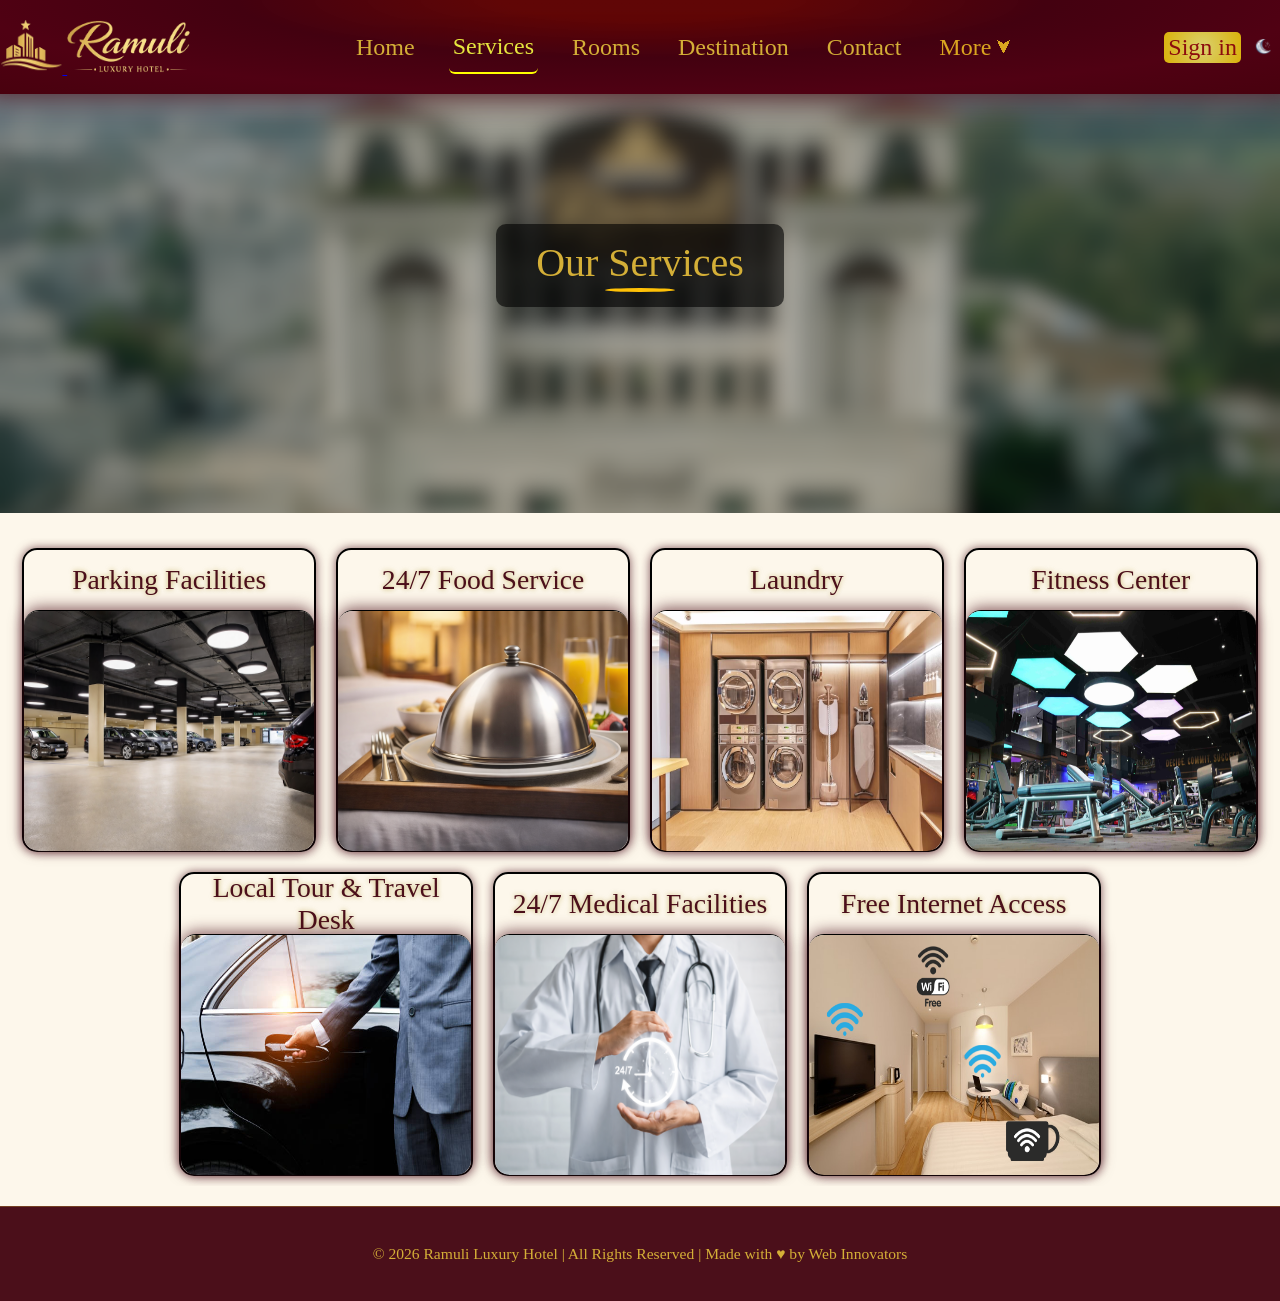
<file: services.html>
<!DOCTYPE html>
<html lang="en">

<head>
    <meta charset="UTF-8">
    <meta name="viewport" content="width=device-width, initial-scale=1.0">
    <title>Ramuli Luxury hotel</title>

    <link rel="stylesheet" href="index.css">
    <link rel="shortcut icon" href="images/alphabet logo crop.png" type="image/x-icon">
    <link rel="stylesheet" href="services.css">
    <style>
        .nv-Services {
            border-bottom: 2px solid yellow;
            border-radius: 6px;
        }

        .nv-Services a {
            color: rgb(230, 230, 62);
        }
    </style>
</head>

<body>
        <nav class="nav">
        <div class="logoname">
            <a href="index.html"><img src="images/building logo.png" alt="" id="logoalph">
                <img src="images/hotel_name.png" class="nameimg"></a>
        </div>
        <div class="navtitle">
            <div class="nv-home"> <a href="index.html">Home</a> </div>
            <div class="nv-Services"><a href="services.html">Services</a> </div>
            <div class="nv-rooms"> <a href="rooms.html"> Rooms</a> </div>
            <div class="nv-destination"> <a href="destinations.html">Destination</a> </div>

            <div class="nv-contact"> <a href="contact.html"> Contact</a> </div>
            <div class="nv-more dropdown"><span>More</span><span class="downarrow">&#11167;</span>
             
               <div class="dropdown-content">
                   <a href="restaurant.html">Restaurant</a>
                   <a href="gallery.html">Gallery</a>
                   <a href="dining.html">Dining</a>
                   <a href="about.html">About Us</a>
            </div>
        </div>
        <!-- <div class="nv-about"> <a href="About.html"> About</a> </div> -->
        </div>
        <div class="navlogin">
            <div class="nv-login"> <a href="login.html">Sign in</a> </div>
            <button onclick="toggleTheme()" id="themeBtn"></button>
        </div>

    </nav>


    <nav class="navbarm">
        <div class="logoname">
            <a href="index.html"><img src="images/building logo.png" alt="" id="logoalph">
                <img src="images/hotel_name.png" class="nameimg"></a>
        </div>
        <div class="menum">
            <div class="navlogin">
                <div class="nv-login"> <a href="login.html">Sign in</a> </div>
            </div>
            <div class="menu-toggle" onclick="toggleMenu()">
                <div class="line1"></div>
                <div class="line2"></div>
                <div class="line3"></div>
            </div>
        </div>
        <div class="navtitle" id="sidebar">
            <div class="nv-home"> <a href="index.html">Home</a> </div>
            <div class="nv-Services"><a href="services.html">Services</a> </div>
            <div class="nv-rooms"> <a href="rooms.html"> Rooms</a> </div>
            <div class="nv-destination"> <a href="destinations.html">Destinations</a> </div>

            <div class="nv-contact"> <a href="contact.html">Contact</a> </div>
            <div class="nv-about"> <a href="About.html"> About</a> </div>
        </div>
    </nav>

    <br>

    <div class="tag">
        <div class="txt" color: rgb(201, 189, 18);>Our Services</div>
    </div>


    <div class="fac">

        <div class="cardfac">
            <div class="factag">Parking Facilities</div>
            <div class="img"><img src="images/parking.png" alt="Parking Facilities"></div>
        </div>
        <div class="cardfac">
            <div class="factag">24/7 Food Service </div>
            <div class="img"><img src="images/food service.png" alt=""></div>
        </div>
        <div class="cardfac">
            <div class="factag">Laundry </div>
            <div class="img"><img src="images/laundary.jpg" alt=""></div>
        </div>
        <div class="cardfac">
            <div class="factag">Fitness Center </div>
            <div class="img"><img src="images/fitness.jpg" alt=""></div>
        </div>
        <div class="cardfac">
            <div class="factag">Local Tour & Travel Desk </div>
            <div class="img"><img src="images/tour service.jpg" alt=""></div>
        </div>
        <div class="cardfac">
            <div class="factag">24/7 Medical Facilities</div>
            <div class="img"><img src="images/medical service.png" alt=""></div>
        </div>
        <div class="cardfac">
            <div class="factag">Free Internet Access</div>
            <div class="img"><img src="images/wifi.webp" alt=""></div>
        </div>

    </div>
    <button id="scrollbtn">&#8679;</button>

    <script src="index.js"></script>
</body>
<footer class="footer">
    <p>&copy; 2026 Ramuli Luxury Hotel | All Rights Reserved | Made with &hearts; by Web Innovators</p>

</footer>

</html>
</file>
<file: index.css>
body {
    background-color: rgb(253, 247, 235);
    margin: 0%;
    padding: 0%;
    overflow-x: hidden;
}

.navbarm {
    display: none;
}

nav {
    display: flex;
    height: 6vh;
    width: 100%;
    align-self: center;
    /* background-color: rgb(75, 15, 26); */
    justify-content: space-between;
    padding: 20px;
    /* background-color: rgba(43, 1, 14, 0.895); */
/* background: linear-gradient(to right, #4b0f1a, #6e1d2e, #4b0f1a);    box-shadow: 0px 50px 90px   rgba(43, 1, 14, 0.895); // rgba(175, 144, 6, 0.895) */
background: 
  radial-gradient( at top, rgba(93, 1, 1, 0.98) 15%, #430110, #500113, #48010e);
  /* linear-gradient(135deg, #2b0c13, #4b0f1a); */
    box-shadow: 0px 0px 30px rgb(75, 15, 26);
    backdrop-filter: blur(10px);
    position: fixed;
    z-index: 2;
    margin-top: 0%;
}

/* --building logo-- */
#logoalph {
    height: 100%;
    width: 30%;
}

/* -- name logo-- */
.nameimg {
    width: 60%;
    height: 100%;
}

.logoname {
    color: goldenrod;
}

.navtitle {
    display: flex;
    color: goldenrod;
    gap: 30px;
}

.hotelname {
    display: flex;
    direction: column;
}

.first {
    font-family: 'Montserrat';
}

.navtitle a {
    color: rgb(212, 175, 55);
    text-decoration: none;
}

.navtitle a:hover {
    color: rgb(248, 205, 32);
    padding-bottom: 2px;
    transition-duration: 0.1s;
}

.navlogin a {
    color: rgb(212, 175, 55);
    text-decoration: none;
}


.navlogin a:hover {
    color: rgb(248, 205, 32);
    padding-bottom: 2px;
    transition-duration: 0.1s;

}

.navlogin {
    display: flex;
}

#themeBtn {
    display: block;
    height: 35px;
    width: 35px;

    border: none;
    border-radius: 50%;
    background-image: url(images/moon.png);
    background-size: 130%;

    background-position: center;

    background-color: #1a010100;
    align-self: center;
    text-align: center;
}

.menu-toggle {
    display: none;
    flex-direction: column;
    gap: 5px;
}

.taghome {
    background-image: url(images/fornt_morning.png);
    height: 100vh;
    margin-top: 40px;
    background-size: cover;
    display: flex;
    align-items: center;
    justify-content: center;
    color: rgb(199, 169, 70);
    text-shadow: 0px 0px 9px #b0880fe7;
    /* outline: 2px blue;     */

}







@media (max-width:768px) {



    .navtitle {
        right: 0;
        position: fixed;
        top: 0;
        display: flex;
        right: -100%;
        height: 100vh;
        width: 70vw;
        max-width: 250px;
        background-color: rgba(75, 15, 26, 0.723);
        backdrop-filter: blur(5px);
        padding-top: 14vh;
        flex-direction: column;
        align-items: center;
        justify-content: flex-start;
        gap: 20px;
        transition: 0.3s;
        z-index: -1;
    }



    .navtitle.active {
        right: 0;
        z-index: -1;
    }

    .navbarm {

        display: flex;
        height: 6vh;
        max-width: 100%;
        align-self: center;
        justify-content: space-between;
        padding: 20px;
        /* background-color: rgba(43, 1, 14, 0.895); */
        background-color: rgb(75, 15, 26);

        /* background-image: radial-gradient(circle rgb(176, 57, 79) rgb(75,15,26) ); */
        /* box-shadow: 0px 50px 90px   rgba(43, 1, 14, 0.895); // rgba(175, 144, 6, 0.895) */
        box-shadow: 0px 0px 30px rgb(75, 15, 26);
        position: fixed;
        z-index: 1;
        margin-top: 0%;
    }

    .menu-toggle {
        display: flex;
        flex-direction: column;

    }

    .menum {
        display: flex;
        justify-content: center;
        align-items: center;
        gap: 5px;
        margin-right: 10px;
    }

    .menu-toggle div {
        width: 30px;
        height: 3px;
        background: radial-gradient(circle,
                rgba(250, 250, 11, 0.918),
                rgb(207, 186, 49));
        z-index: 5;
        border-radius: 5px;
    }

    [class^="line"] {
        color: #ffc107;
        width: 30px;
        height: 10px;
    }

    nav {
        display: flex;
        justify-content: space-between;
        z-index: 1;
    }


    .menu-toggle {
        display: flex;
    }

    .navlogin a {
        font-size: large;
    }

    .logoname {
        margin-left: 5px;
    }

    .taghome {
        height: 70vh;

        background-position: center;

        background-size: 190%;
        background-repeat: no-repeat;
    }

}


[class^="nv"] {
    display: flex;
    justify-content: center;
    align-items: center;
    padding: 4px;
    font-size: x-large;
}


.nv-more {
    gap: 5px;

}

.downarrow {
    font-size: medium;
    transition-duration: 0.5s;
}

.dropdown {
    position: relative;
    /* display: inline-block; */
    cursor: pointer;
}


.dropdown-content {
    display: none;
    position: absolute;
    color: gold;
    /* background-image: radial-gradient(at top, rgba(112, 78, 5, 0.786) 10%,rgba(72, 42, 1, 0.848) 30%,rgb(68, 0, 0)); */
    min-width: 200px;
    /* gap: 100px; */
    padding: 20px 10px;
    /* background-image: radial-gradient(circle at top,
            rgba(255, 116, 116, 0.4) 1%,
            rgb(100, 10, 10, 0.4) 30%,
            rgb(46, 2, 2, 0.8) 100%); */
background-image:   radial-gradient( 120% 60% at top, rgba(93, 1, 1, 0.98) 15%, #430110, #500113, #48010e);
;
opacity: 0.8;
    box-shadow: 3px 5px 8px rgba(53, 3, 3, 0.707);
    backdrop-filter: blur(7px);
  
    z-index: 10;
    border-radius: 5px;
    top: 100%;
    left: 0;

}

.dropdown-content a {
    color: rgb(255, 217, 0);
    padding: 16px 12px;
    text-decoration: none;
    display: block;
    font-size: 25px;
}

.dropdown-content a:hover {
    padding: 16px 12px;
    color: rgb(255, 183, 0);

}

/* .uparrow{
    display: none;
    transform: rotate(45deg);
} */
.dropdown:hover .dropdown-content {
    display: block;
}

.dropdown:hover .downarrow {
    transform: rotate(180deg);
    transition-duration: 0.5s;
}


body {
    display: flex;
    flex-direction: column;
}

@keyframes floaa {
    from {
        transform: none;
    }

    to {
        text-shadow: 0px 0px 1px rgb(182, 211, 20);

    }
}

@keyframes Fade {
    from {
        opacity: 0;
        transform: translateY(28px);
    }

    to {
        opacity: 1;
        transform: translateY(0);
    }
}

.taghome {
    animation: Fade 1s ease both;
}

.taghome::before {
    content: '';
    position: absolute;
    inset: 0;
    background: linear-gradient(180deg, rgba(55, 8, 18, 0.42) 0%, rgba(55, 8, 18, 0.68) 100%);
}

.welcome {
    /* background-color: rgba(0, 0, 0, 0.8); */
    padding: 15px 40px;
    text-align: center;
    /* align-self: center; */
    border-radius: 10px;
    font-size: 60px;
    font-weight: 500;

    font-family: Georgia, serif, cursive;
    /* backdrop-filter: blur(5px); */
    animation: floaa 0.8s ease-in-out infinite alternate;
    animation: Fade 0.8s ease forwards;

}

.welcome span {
    font-weight: 100;
    opacity: 0.9;
    letter-spacing: 10px;
    font-size: x-large;
    font-style: italic;
}



.tag {
    background-image: url(images/blur\ bg.png);
    width: 100%;
    height: 55vh;
    background-size: cover;
    display: flex;
    justify-content: center;
    align-items: center;
    color: rgb(212, 175, 55);
    animation: Fade 0.7s ease forwards;
}


.welcome::after {
    content: "";
    display: block;
    width: 70px;
    height: 7px;
    border-radius: 50%;
    /* background: #ffc107; */
    background-image: linear-gradient(rgb(214, 202, 135), rgb(109, 82, 14));
    margin: auto;
    margin-top: 2px;

}

@media (max-width:768px) {

    .welcome {
        padding: 15px 25px;

        font-size: 25px;
    }

    .tag {

        background-size: 190%;
        background-position: center;
        background-repeat: no-repeat;
        height: 70vh;
        margin-top: 20px;
    }
}




@keyframes floa {
    from {
        transform: none;
    }

    to {
        transform: translateY(10px);

    }
}

.tag .txt {
    background-color: rgba(0, 0, 0, 0.6);
    padding: 15px 40px;
    border-radius: 10px;
    font-size: 40px;
    /* animation-direction: alternate;
    animation-name: floa;
    animation-iteration-count: infinite;
    animation-play-state: running;
    animation-timing-function: ease; */

    animation: floa 1.5s ease-in-out infinite alternate;
}

.tag .txt::after {
    content: "";
    display: block;
    width: 70px;
    height: 4px;
    border-radius: 50%;
    background: #ffc107;

    margin: auto;
    margin-top: 2px;

}

.nv-login a {
    background: radial-gradient(circle,
            rgba(232, 230, 120, 0.906),
            rgba(222, 183, 10, 0.973));
    padding: 2px 4px;
    border-radius: 5px;
    color: rgb(140, 13, 13);
}

.nv-login a:hover {

    color: rgb(140, 13, 13);
    transform: scale3d(1.02, 1.02, 1);
    transition-duration: 0.1s;
}









/*.slideshow{
    display: flex;
    flex-wrap: wrap;
    flex-direction: column;
    justify-content: center;
    align-items: center;
} */

/* ===== SLIDESHOW SECTION ===== */
.slideshow {
    padding: 30px 20px 10px;
    text-align: center;
}

.slideshow h1 {
    color: rgb(109, 5, 5);
    text-shadow: 0px 0px 10px #ffc107;
    margin-bottom: 20px;
}

/* The slideshow box itself */
.slideshowBox {
    position: relative;
    /* needed so arrows can be positioned inside it */
    width: 80%;
    max-width: 800px;
    margin: 0 auto;
    border-radius: 15px;
    overflow: hidden;

    box-shadow: 0px 0px 20px rgba(75, 15, 26, 0.5);
}

/* Each slide — hidden by default */
/* .slide {
            display: none;               /* JS will show one at a time */
/*position: relative;
            transition: opacity 1s ease-in-out;
        } */
.slide {
    position: absolute;
    width: 100%;
    top: 0;
    left: 0;

    opacity: 0;
    transition: opacity 0.5s ease-in-out;
    /* smooth fade */
}

/* Only active slide is visible */
.slide.active-slide {
    opacity: 1;
    position: relative;

}

/* The active/visible slide */
.slide.active-slide {
    display: block;
}

.slide img {
    width: 100%;
    height: 400px;
    object-fit: cover;
    border-radius: 15px;
}

/* Caption text over the image */
.slide-caption {
    position: absolute;
    bottom: 0;
    left: 0;
    right: 0;
    background: rgba(0, 0, 0, 0.55);
    color: gold;
    padding: 12px 20px;
    font-size: large;
    font-weight: bold;
    border-bottom-left-radius: 15px;
    border-bottom-right-radius: 15px;
}




@media (max-width: 768px) {
    .slideshow-box {
        width: 95%;
    }

    .slide img {
        height: 230px;
    }

}


.hmrooms-container {
    display: flex;
    gap: 30px;
    padding: 10px 15px;
    flex-direction: column;
    flex-wrap: wrap;
    justify-content: center;
    align-items: center;
}

.hmroomcard-container {
    text-align: center;
    display: flex;
    gap: 20px;
    padding: 10px 15px;
    height: 80%;
    flex-wrap: wrap;
    justify-content: center;
    align-items: center;
}

.hmroom-card {
    width: 300px;

    border-radius: 10px;
    background-color: rgb(253, 253, 253);
    border: 2px solid black;
    overflow: hidden;
    box-shadow: 2px 0px 10px rgba(89, 5, 5, 0.848);
}

.hmroom-card img {
    width: 100%;
    height: 200px;
    border-radius: 10px;
    overflow: hidden;
    object-fit: cover;

}

.viewbtn {
    display: flex;


    padding: 15px 20px;
    border-radius: 10px;
    background: radial-gradient(circle,
            rgba(120, 6, 6, 0.7),
            rgb(110, 3, 3));
    text-align: center;
    box-shadow: 2px 0px 10px rgb(249, 222, 50);
    border: none;
    text-decoration: none;
    color: rgb(227, 213, 18);
    font-size: large;
    font-weight: bold;

}

.hmroom-card:hover {
    transform: scale(1.07);

    transition-duration: 0.2s;
    box-shadow: 2px 0px 10px rgb(249, 222, 50);

}

.viewbtn:hover {
    transform: translateX(10px);

    transition-duration: 0.3s;
    background: radial-gradient(circle,
            rgba(238, 238, 96, 0.918),
            rgb(229, 201, 16));
    text-decoration: none;
    color: rgb(137, 11, 11);
    font-size: large;
    font-weight: bold;

    box-shadow: 2px 0px 10px rgb(120, 6, 6);
}


.hmrooms-container h1,
.hmservices h1,
.reviewhome h1 {
    color: rgb(109, 5, 5);
    text-shadow: 0px 0px 10px #ffc107;
}


.hmservices {
    display: flex;
    flex-direction: column;
    justify-content: center;
    align-items: center;

}

.hmfac {

    display: flex;
    flex-wrap: wrap;
    /* height: 300px; */

    gap: 25px;
    justify-content: center;
}

.hmcardfac {
    width: 23%;
    height: 100%;
    border: 2px solid black;
    text-align: center;
    display: flex;
    flex-direction: column;
    border-radius: 15px;
    background-color: white;
    box-shadow: 0px 0px 10px rgba(75, 15, 26, 0.697);

}

.hmfactag {
    display: flex;
    justify-content: center;
    align-items: center;
    color: rgb(75, 15, 26);
    font-style: normal;
    text-shadow: 0px 0px 5px rgba(163, 139, 19, 0.627);
    align-self: center;
    
    font-size: large;

}

.hmcardfac .img {
    display: block;
    width: 100%;
    height: 250px;
    bottom: 0;



}


.hmcardfac:hover {
    transform: scale(1.09);
    transition-duration: 0.1s;
    box-shadow: 2px 0px 10px rgb(249, 222, 50);


}

.img img {
    height: 100%;
    width: 100%;
    border-radius: 15px;
    border-top: 1px solid black;
    box-shadow: 0px -2px 15px rgba(75, 15, 26, 0.697);
    /* object-fit: cover; */
}

.viewfacbtn {
    display: flex;
    align-items: center;
    justify-content: center;
}

@media (max-width:768px) {


    .hmfac {
        height: max-content;
        flex-direction: column;
        align-items: center;
        padding-bottom: 20px;
    }

    .hmfac {
        width: 75%;
    }

    .hmcardfac {
        width: 100%;
    }

    /* Room cards — full width on mobile */
    .hmroom-card {
        width: 90%;
    }
}

.reviewhome {
    padding: 40px 20px 50px;
    text-align: center;
    margin-top: 50px;
}



.review-container {
    display: flex;
    flex-wrap: wrap;
    gap: 22px;
    justify-content: center;
}

.review-card {
    background: white;
    border-radius: 16px;
    padding: 26px 22px;
    width: 280px;
    box-shadow: 0 4px 20px rgba(75, 15, 26, 0.15);
    border-top: 4px solid gold;
    text-align: left;
    box-shadow: 1px 5px 10px rgb(75, 0, 0);
    transition: transform 0.3s;
    transition-duration:  0.2s;
}

.review-card:hover {
    transform: translateY(-5px);
    box-shadow: 1px 10px 10px rgb(75, 0, 0);

}

.review-card .stars {
    color: rgb(253, 223, 55);
    text-shadow:0px 0px 1px #1a0101;
    font-size: 25px;
    margin-bottom: 10px;
}

.review-card p {
    font-size: 15px;
    color: #555;
    font-style: italic;
    margin-bottom: 14px;
    line-height: 1.6;
}

.review-card .author {
    font-weight: bold;
    color: rgb(75, 15, 26);
    font-size: 20px;
}

.review-card .location {
    font-size: 15px;
    color: #999;
}

body.dark .review-card {
    background: #350202;
    color: #eee;
}
body.dark .review-card .author{
    color: goldenrod;
}

body.dark .review-card p {
    color: #ccc;
}







.footer {
    background-color: rgb(75, 15, 26);
    color: rgb(212, 175, 55);
    padding: 40px 20px 10px;
    margin-top: 50px;
}

.footer-container {
    display: flex;
    flex-wrap: wrap;
    justify-content: space-between;
    gap: 30px;
}

.footer-section {
    display: flex;
    flex-direction: column;
    min-width: 200px;
}

.footer-section h2,
.footer-section h3 {
    margin-bottom: 10px;
    color: gold;
}

.footer-section p,
.footer-section a {
    font-size: 14px;
    color: rgb(212, 175, 55);
    text-decoration: none;
    display: block;
    margin: 5px 0;
}

.footer-section a:hover {
    color: rgb(248, 205, 32);
}

.socials {
    display: flex;

}

.socials a {
    font-size: 20px;
    margin-right: 10px;
}

.socials a img {
    display: block;
    width: 40px;
    height: 40px;
    border-radius: 10px;
}

.footer-bottom {
    text-align: center;
    border-top: 1px solid rgba(212, 175, 55, 0.519);
    margin-top: 20px;
    padding-top: 10px;
    font-size: 13px;
}

.socials a img {
    display: block;
    width: 40px;
    height: 40px;
    border-radius: 10px;
}

.socials a img:hover {
    transform: scale(1.02);
}

#scrollbtn {
    position: fixed;
    bottom: 100px;
    right: 100px;
    width: 40px;
    height: 40px;
    justify-content: center;
    align-items: center;
    border-radius: 50%;
    display: none;
    font-size: x-large;
    text-align: center;
    color: rgb(242, 208, 13);
    background-color: #350202cd;
    border: none;
    backdrop-filter: blur(10px);
    box-shadow: 0px 0px 10px #350202;

}

@media (max-width:768px) {

    #scrollbtn {
        font-size: large;
        bottom: 50px;
        right: 25px;
        width: 30px;
        height: 30px;
    }
}



/* ================= DARK MODE================= */

body.dark {
    background-color: #1a0101;
    color: #f5f5f5;
}

/* Navbar */
body.dark nav,
body.dark .navbarm {
    background-color: #3e0101;
    box-shadow: 0px 0px 20px black;
}

body.dark .navtitle a {
    color: gold;
}

body.dark .navlogin a {
    color: #350202;
}

/* Hero  */
body.dark .tag,
body.dark .taghome {

    background-image: url(images/front\ night.png);
    backdrop-filter: brightness(0.8);

    transition: background-color 0.4s ease, color 0.4s ease;

}

body.dark .tag {
    background-image: url(images/front\ night_blur.png);
}

body.dark .tag .txt {
    filter: brightness(1);
}

/* Cards (rooms, services, etc.) */
body.dark .hmroom-card,
body.dark .hmcardfac,

body.dark .cardfac {
    background-color: #350202;
    color: white;
    border-color: #444;
    box-shadow: 0px 0px 10px rgba(113, 102, 102, 0.516);
}

body.dark .room-card {

    background-image: radial-gradient(circle at top, rgba(112, 107, 7, 0.742) 10%, rgb(46, 0, 0));

    background-color: #350202;
    color: white;
    border-color: #444;
    box-shadow: 0px 0px 10px rgba(113, 102, 102, 0.516);

}

/* Contact form */
body.dark .contact-form {
    background-color: #1e1e1e;
    color: white;
}

body.dark .contact-form input,
body.dark .contact-form textarea {
    background-color: #420202;
    color: white;
    border: 1px solid #555;
}

/* Login & Register */
body.dark #logincard,
body.dark .register-card label,
body.dark .register-card {
    background-color: #460303;
    color: rgba(253, 191, 47, 0.948);
}

body.dark .login-link a {
    color: rgb(250, 228, 172);
}



body.dark #logincard input,
body.dark .register-card input {
    background-color: #350202;
    color: white;

}

body.dark #logincard ::placeholder,
body.dark .register-card ::placeholder {
    color: rgba(245, 245, 245, 0.71);
}

body.dark input {
    background-color: #2a2a2a;
    color: white;
    border: 1px solid #555;
}

/* Button */
body.dark .btn,
body.dark .viewbtn,
body.dark .register-card button {
    background: gold;
    color: black;
}

body.dark .hmfactag {
    color: gold;
}

/* Footer */
body.dark .footer {
    background-color: #3e0101;
    color: gold;
}


body.dark #themeBtn {
    display: block;



    border-radius: 50%;
    background-image: url(images/sun.png);
    background-size: 130%;

    background-position: center;


    align-self: center;
    text-align: center;
}

/* Text s */
body.dark h1,
body.dark h2,
body.dark h3 {
    color: gold;
}


body {
    transition: background-color 0.4s ease, color 0.4s ease;
}

body.dark .taghome::before {
    display: none;
}

body.dark .taghome {
    backdrop-filter: opacity(0.1);
}

body.dark .welcome {
    text-shadow: 0px 0px 6px black;
    color: #fde767;
}

body.dark #scrollbtn {
    color: #250202;
    font-style: bold;
    background-color: rgba(252, 223, 59, 0.938);
}




.customealertbox {
  position: fixed;
  top: 20px;
  right: 20px;
    font-size: x-large;
  background: rgb(255, 235, 207);
  padding: 5px 10px;
  border-radius: 8px;
  box-shadow: 0 5px 15px rgba(0,0,0,0.2);
  z-index: 1000;
  min-width: 300px;
  animation: slideIn 0.3s ease;
  color: brown;

}

.customealertbox button {
  margin-top: 10px;
  padding: 5px 10px;
width: 70px;
height: 30px;

  border: none;
  background: rgb(74, 1, 1);
  color: rgb(247, 191, 112);
  border-radius: 5px;
  cursor: pointer;
}

.customealertbox button:hover{
    border: 2px solid gold;
    padding: 5px 10px;

}



@keyframes slideIn {
  from { transform: translateX(100%); opacity: 0; }
  to { transform: translateX(0); opacity: 1; }
}


@media (max-width:768px){
 .customealertbox{
    position: fixed;
    /* transform: translate(-50%, -50%); */
    top: 10%;
    left: 50%;
    transform: translateX(-50%);
    animation: slidedown 0.3s ease forwards;
    max-width: 250px;
    width: 50%;
    padding: 15px;
    margin: 0;;
    gap: 10px;
    min-width: none;
    display: flex;
    flex-direction: column;
    align-items: center;

  

 } 
 .customealertbox p{
    margin: 0;
    
 }
 @keyframes slidedown {
  from {
    transform: translate(-50%, -100%);
    opacity: 0;
  }
  to {
    transform: translate(-50%, 0);     
    opacity: 1;
  }
}
}


.loggedin span{
    background-color: gold;
    color: #3e0101;
width:  45px;
height: 45px;
font-size: 30px;
text-align: center;
display: flex;
justify-content: center;
align-items: center;
border-radius:50% ;
}
.loggedin{
    display: flex;
    justify-content: space-between;
}

.loggedin .logindropdown{
    display: none;
    position: absolute;
    flex-direction: column;
    width: 100px;
    height: 500px;
    top: 65px;
    right: 20px;
    z-index: 2;

}
.logindropdown a{
     color: rgb(255, 217, 0);
    text-decoration: none;
    display: block;
    font-size: 25px;
}
/* .logindropdown:hover{
    display: flex;
} */

.loggedin:hover .logindropdown{
    display: flex;
}
</file>
<file: About.css>
.brief{
    
    padding: 5%;
    font-size: x-large;
    color: rgba(40,40,40);
    text-align: center;
}
.brief::before{
    content: "";
    display: block;
    width: 70px;
    height: 4px;
    border-radius: 5px;
    background: #ffc107; 
    margin: auto;
    margin-bottom: 2px;
}
.footer{
    text-align: center;
    border-top: 1px solid rgba(212,175,55,0.3);
    margin-top: 20px;
    padding-top: 10px;
    font-size: 13px;
}
.brief{
        animation: Fade 1s ease both;

}
</file>
<file: contact.css>
.information{
    display: flex;
    flex-direction: column;

}
.msg{
    margin-top: 3%;
    text-align: center;
    font-size: x-large;
}
details{
    display: flex;
    flex-direction: column;
    margin-left: 5%;
}





.contact-container{
    display: flex;
    justify-content: space-around;
    padding: 50px;
    flex-wrap: wrap;
}


.contact-info{
    width: 40%;
}

.contact-info h2{
    color: rgb(75,15,26);
}


.contact-form{
    width: 40%;
    background: white;
    padding: 25px;
    border-radius: 10px;
    box-shadow: 0px 0px 10px rgba(75,15,26,0.3);
    display: flex;

}
.contact-form form{
    width: 100%;
}
.contact-form form div{
    display: flex;
    flex-direction: column;
    width: 100%;
    justify-content: center;
    align-items: center;
}

.contact-form input,
.contact-form textarea{
    display: flex;
    width: 95%;
    padding: 15px;
    margin: 10px 0;
    border: 1px solid #7b0505;
  align-self: center;
    border-radius: 5px;
}

.contact-form button{
    width: 100%;
    padding: 12px;
    border: none;
    background: radial-gradient(circle, gold, goldenrod);
    color: maroon;
    font-weight: bold;
    border-radius: 5px;
    cursor: pointer;
}

.contact-form button:hover{
    background: goldenrod;
}

.footer{
    background: rgb(75,15,26);
    color: gold;
    text-align: center;
    padding: 15px;
}

.contact-form input:hover,
.contact-form textarea:hover{
        box-shadow:0px 0px 5px #7b0505;

}
   .contact-form input:focus::placeholder,
.contact-form textarea:focus::placeholder{
color: transparent;
}

   .contact-form input:active,
.contact-form textarea:active{
    border: 2px solid #7b0505;
}

.information{
        animation: Fade 1s ease both;

}
</file>
<file: login.css>
body{
    margin: 0;
    padding: 0;
    background-color: rgb(253, 247, 235);

    display: flex;
    flex-direction: column;
    align-items: center;
}
.sidebar{
    display: none;
}

.login{
    display: flex;
    flex-direction: column;
    justify-content: center;
    align-items: center;
    height: 94%;
  max-width: 400px; 
          animation: Fade 1s ease both;

    margin-top: 80px;
}
@keyframes Fade {
    from { opacity: 0; transform: translateY(28px); }
    to   { opacity: 1; transform: translateY(0); }
}
#logincard{
    margin-top: 25px;
    background: rgb(248, 236, 223);
    padding: 30px 35px;
    border-radius: 15px;
    width: 100%;
    height: 80%;
    display: flex;
    flex-direction: column;
    gap: 10px;
    box-shadow: 0px 5px 30px rgba(75, 15, 26, 0.412) ;
}
label{
    font-size: xx-large;
    text-shadow: 0px 5px 10px rgba(75, 15, 26, 0.538);
}
input{
    border-color:rgba(75, 15, 26, 0.697) ;
    border-radius: 5px;
    font-size: large;
    
}


#logincard input{
    width: 90%;
    padding: 10px;

    border: 1px solid rgba(75,15,26,0.4);
    border-radius: 6px;

    outline: none;
}

#logincard input:focus{
    border-color: rgb(75,15,26);
    box-shadow: 0px 0px 5px rgb(75,15,26);
}
#option{
    text-align: center;
    position: relative;
    font-weight: bold;
    font-size: x-large;
}

#option::before,
#option::after{
    content: "";
    position: absolute;
    top: 50%;
    width: 30%;
    height: 2px;
    background: black;
}

#option::before{
    left: 0;
}

#option::after{
    right: 0;
}

#logincard{
        border-top: 4px solid rgb(212,175,55);
}
.loginbtn{
    display: flex;
    justify-content: center;
}

.btn{
    padding: 15px 30px;
    border-radius: 10px;
 background: radial-gradient(
        circle ,
        rgba(120, 6, 6, 0.619),
        rgb(110, 3, 3)
    );  
    
color: rgb(238, 238, 50);
    border: 1px solid rgba(255, 255, 255, 0.3);

    
    font-weight: bold;
    
    font-size: medium;
    
}

.btn:hover{
    transform: scale(1.05);
    transition-duration: 0.3s;
     background: radial-gradient(
        circle ,
gold
    );
    color: rgb(75,15,26);
    box-shadow: 0px 0px 20px rgba(255,255,255,0.4);
}

input::placeholder{
    color: rgb(149, 40, 13);
}
input:focus::placeholder{
    color: transparent;
}









.register-link{
    text-align: center;
    margin-top: 10px;
}

/* TEXT */
.register-link p{
    margin-bottom: 8px;
    font-size: large;
}

/* BUTTON */
.registerbtn{
    display: inline-block;   
    font-size: larger;
    background: radial-gradient(
        circle,
        rgba(120, 6, 6, 0.619),
        rgb(110, 3, 3)
    );

    padding: 10px 18px;
    border-radius: 10px;

    color: gold;
    font-weight: bold;
    text-decoration: none;

    transition: 0.3s;
}

/* HOVER */
.registerbtn:hover{
    transform: scale(1.05);
    box-shadow: 0px 0px 20px rgba(255,255,255,0.4);
    background: gold;
    color: rgb(75,15,26);
}




.footer{
    width: 100%;
    text-align: center;
    border-top: 1px solid rgba(212,175,55,0.3);
    margin-top: 20px;
    padding-top: 10px;
    font-size: 13px;
}



/*responsive*/


@media (max-width: 768px) {
.login{
    margin-top: 120px;
    max-width: 85%;
}
     label{
        font-size: x-large;
    }

    input{
        font-size: small;
        padding: 2px 2px;
    }
    input{

    font-size: small;
    
}

#logincard input{
    width: 95%;
    padding: 8px;

    border: 1px solid rgba(75,15,26,0.4);
    border-radius: 6px;

    outline: none;
}

}






body.dark #option::after,
        body.dark #option::before{
    background: azure;
    }

    body.dark .nv-login a{
            color: gold;
        }
</file>
<file: services.css>
body{
/* background-color:rgba(43, 1, 14, 0.835); */

    background-color:rgb(253, 247, 235) ;
color: rgba(40,40,40);

}
div{
    /* color: rgb(218, 228, 14); */
    font-size: larger;
}
p{
    font-size: larger;
    padding: 1% 3%;
}
.fac{
    margin-top: 25px;
    display: flex;
    flex-wrap: wrap;
    /* height: 650px; */
    gap: 20px;
    align-items: center;
    justify-content: center;
    overflow: hidden;
    padding: 10px;

}
.cardfac{
    width: 23%;
    height: 300px;
    border: 2px solid black;
    text-align: center;
    display: flex;
    flex-direction: column;
    border-radius: 15px;
    box-shadow: 0px 0px 10px rgba(75, 15, 26, 0.697);
}
.factag{
    display: flex;
    justify-content: center;
    align-items: center;
    color: rgb(75, 15, 26);
    font-style: normal;
    text-shadow: 0px 0px 5px rgba(163, 139, 19, 0.627) ;
    align-self: center;
    height: 20%;
}
.cardfac .img {
    display: block;
    width: 100%;
    height: 80%;
    
}
.cardfac:hover{
    transform: scale(1.09);
    transition-duration: 0.3s;
}
.img img{
height: 100%;
width: 100%;
border-radius: 15px;

border-top:1px solid black ;
box-shadow: 0px -2px 15px  rgba(75, 15, 26, 0.697);
}


.footer{
    text-align: center;
    border-top: 1px solid rgba(212,175,55,0.3);
    margin-top: 20px;
    padding-top: 10px;
    font-size: 13px;
}
.fac{
        animation: Fade 1s ease both;

}


body.dark .factag{
    color: rgb(204, 176, 14);
}

body.dark .img{
    filter: brightness(0.8);
}


@media (max-width:768px){
    .cardfac{
        width: 90%;
        height: 350px;
    }


}
</file>
<file: meeting.css>
.meeting{
    background-image: url(images/meeting.webp);
    height: 85vh;
    margin-top: 40px;
    background-size: cover;
    display: flex;
    /* filter: blur(10px); */
    align-items: flex-end;
    justify-content: flex-start;
    color: rgb(212, 175, 55);
}
.conference{
    display:flex;
    align-items:flex-start;
    justify-content:flex-start;
    font-size: 40px;
    color:antiquewhite;
    /* align-self: flex-end; */
    margin-bottom: 20px;
    margin-left: 20px;
    font-style: italic;
}

.desp{
    padding-top: 40px;
    display: flex;
    justify-content: center;
    align-items: center;
    padding-bottom: 20px;
    font-family: 'Franklin Gothic Medium', 'Arial Narrow', Arial, sans-serif;
    font-size: xx-large;
    
}
.content{
    display: flex;
    align-items: center;
    justify-content: center;
}
.book{
    display: flex;
    justify-content: center;
    align-items: center;
}
.conf{
    display: flex;
    justify-content: center;
    align-items: center;
    padding-top: 40px;
    width: 43%;
    padding-right: 20px;

    
}
.plan{
    display: flex;
    justify-content: center;
    align-items: center;
    padding-left:10px ;
    flex-direction: column;
}
.main{
    padding-top:55px;
    padding-bottom: 5px;
    font-size: 50px;
    font-family: 'Franklin Gothic Medium', 'Arial Narrow', Arial, sans-serif;
}
.quote{
    font-size:17px;
}
.btn{
    display:flex;
    justify-content: center;
    padding:10px;
    margin-top: 30px;
    background-color: goldenrod;
    font-size: medium;
    
}
img{
    height: 300px;
    width: 100%;
}
 /* /////////// SEARCH SECTION /////////////////*/
.search {
    padding: 60px 40px;
    background: #fff;
} 

.title {
    display: flex;
    align-items: center;
    justify-content: center;
    gap: 20px;
    font-family: 'Georgia', serif;
    font-size: 28px;
    letter-spacing: 4px;
   
    margin-bottom: 40px;
    text-align: center;
}

.bar {
    display: flex;
    gap: 16px;
    flex-wrap: wrap;
    justify-content: center;
    margin-bottom: 50px;
    border-bottom: 1px solid #ddd;
    padding-bottom: 30px;
    
}

.search-input {
    display: flex;
    align-items: center;
    gap: 8px;
    border-bottom: 1px solid #333;
    padding-bottom: 6px;
    font-size: 15px;
    color: #555;
    min-width: 400px;
}

.search-input input {
    border: none; 
    /* outline: none; */
    font-size: 15px;
    color: #333;
    width: 100%;
    background: transparent;
    height: 30px;
}

.bar select {
    border: none;
    border-bottom: 1px solid #333;
    padding-bottom: 6px;
    font-size: 15px;
    color: #555;
    background: transparent;
    min-width: 160px;
 }

.btn {
    background: goldenrod;
    color: #fff;
    border: none;
    padding: 10px 28px;
    font-size: 15px;
    letter-spacing: 1px;
     transition: background 0.3s; 
}

.btn:hover { background: #8b6914; }

/* ////////// ROOMS /////////// */
.rooms-grid {
    display: grid;
    grid-template-columns: repeat(auto-fill, minmax(280px, 1fr));
    gap: 28px;
}

.room-card {
    border: 1px solid #e8e0d0;
    border-radius: 4px;
    overflow: hidden;
    background: #fff;
    box-shadow: 0 2px 10px rgba(0,0,0,0.07);
    transition: transform 0.3s, box-shadow 0.3s;
}

.room-card:hover {
    transform: translateY(-4px);
    box-shadow: 0 8px 24px rgba(0,0,0,0.12);
}

.room-card img {
    width: 100%;
    height: 200px;
    object-fit: cover;
}

.room-info {
    padding: 18px;
}

.room-info h3 {
    font-family: 'Georgia', serif;
    font-size: 18px;
    color: #1a1a1a;
    margin-bottom: 8px;
}

.room-info p {
    font-size: 13px;
    color: #666;
    margin: 4px 0;
}

.room-tag {
    display: inline-block;
    background: #f5ead8;
    color: #b8922a;
    font-size: 12px;
    padding: 3px 10px;
    border-radius: 20px;
    margin-top: 10px;
    margin-right: 4px;
}

.room-book-btn {
    display: block;
    width: 100%;
    padding: 10px;
    background: goldenrod;
    color: white;
    border: none;
    font-size: 14px;
    /* cursor: pointer; */
    margin-top: 14px;
    letter-spacing: 1px;
    transition: background 0.3s; 
}

.room-book-btn:hover { background: #8b6914; } 

 .no-results {
    text-align: center;
    color: #888;
    font-size: 16px;
    grid-column: 1/-1;
    padding: 40px;
}
</file>
<file: restaurant.css>
/* ===== RESTAURANT PAGE STYLES ===== */

body {
    background-color: rgb(253, 247, 235);
    margin: 0;
    padding: 0;
}

/* ===== CATEGORY FILTER BUTTONS ===== */
.filter-section {
    text-align: center;
    padding: 20px 10px 10px;
}

.filter-section h2 {
    color: rgb(109, 5, 5);
    text-shadow: 0px 0px 10px #ffc107;
    margin-bottom: 15px;
}

.filter-buttons {
    display: flex;
    flex-wrap: wrap;
    justify-content: center;
    gap: 10px;
    margin-bottom: 10px;
}

.filter-btn {
    padding: 10px 22px;
    border: 2px solid rgb(75, 15, 26);
    border-radius: 30px;
    background: white;
    color: rgb(75, 15, 26);
    font-size: medium;
    font-weight: bold;
    cursor: pointer;
    transition: 0.3s;
}

.filter-btn:hover,
.filter-btn.active {
    background: radial-gradient(circle, rgba(120, 6, 6, 0.8), rgb(110, 3, 3));
    color: gold;
    border-color: gold;
    transform: scale(1.05);
}

/* ===== SEARCH BAR ===== */
.search-section {
    text-align: center;
    padding: 10px 20px 20px;
}

.search-section input {
    width: 50%;
    max-width: 500px;
    padding: 12px 20px;
    border: 2px solid rgba(75, 15, 26, 0.4);
    border-radius: 30px;
    font-size: medium;
    outline: none;
    transition: 0.3s;
}

.search-section input:focus {
    border-color: rgb(75, 15, 26);
    box-shadow: 0px 0px 8px rgba(75, 15, 26, 0.4);
}

.search-section input::placeholder {
    color: rgb(149, 40, 13);
}

.search-section input:focus::placeholder {
    color: transparent;
}

/* ===== MENU GRID ===== */
.menu-container {
    display: flex;
    flex-wrap: wrap;
    justify-content: center;
    gap: 25px;
    padding: 20px 30px 40px;
    animation: Fade 1s ease both;
}

/* ===== DISH CARD ===== */
.dish-card {
    width: 260px;
    background: white;
    border-radius: 15px;
    overflow: hidden;
    box-shadow: 0px 0px 15px rgba(75, 15, 26, 0.4);
    transition: 0.3s;
    display: flex;
    flex-direction: column;
}

.dish-card:hover {
    transform: scale(1.05);
    box-shadow: 0px 0px 20px rgba(75, 15, 26, 0.6);
}

.dish-card img {
    width: 100%;
    height: 180px;
    object-fit: cover;
}

/* Veg / Non-veg badge */
.dish-tag {
    display: flex;
    justify-content: space-between;
    align-items: center;
    padding: 8px 12px 0;
}

.veg-badge {
    padding: 3px 10px;
    border-radius: 20px;
    font-size: small;
    font-weight: bold;
    border: 2px solid green;
    color: green;
    background: rgba(0, 128, 0, 0.08);
}

.nonveg-badge {
    padding: 3px 10px;
    border-radius: 20px;
    font-size: small;
    font-weight: bold;
    border: 2px solid rgb(160, 20, 20);
    color: rgb(160, 20, 20);
    background: rgba(160, 20, 20, 0.08);
}

.spice-level {
    font-size: small;
    color: #888;
}

.dish-card h3 {
    margin: 8px 12px 4px;
    color: rgb(75, 15, 26);
    font-size: medium;
}

.dish-card p {
    margin: 0 12px 8px;
    font-size: small;
    color: #666;
    flex-grow: 1;
}

.dish-card .price-row {
    display: flex;
    justify-content: space-between;
    align-items: center;
    padding: 10px 12px 15px;
    border-top: 1px solid rgba(75, 15, 26, 0.1);
    margin-top: auto;
}

.dish-price {
    font-size: large;
    font-weight: bold;
    color: rgb(110, 3, 3);
}

.add-btn {
    padding: 8px 15px;
    border: none;
    border-radius: 8px;
    background: radial-gradient(circle, rgba(120, 6, 6, 0.7), rgb(110, 3, 3));
    color: gold;
    font-weight: bold;
    font-size: small;
    cursor: pointer;
    transition: 0.3s;
}

.add-btn:hover {
    background: radial-gradient(circle, gold, goldenrod);
    color: rgb(75, 15, 26);
    transform: scale(1.05);
}

/* ===== CART SECTION ===== */
.cart-section {
    background: rgb(248, 236, 223);
    border-top: 3px solid gold;
    padding: 20px 30px;
    text-align: center;
    display: none; /* shown by JS when cart has items */
}

.cart-section h2 {
    color: rgb(75, 15, 26);
    margin-bottom: 10px;
}

.cart-items {
    display: flex;
    flex-wrap: wrap;
    gap: 10px;
    justify-content: center;
    margin-bottom: 15px;
}

.cart-item {
    background: white;
    border: 1px solid rgba(75, 15, 26, 0.3);
    border-radius: 10px;
    padding: 8px 15px;
    display: flex;
    align-items: center;
    gap: 10px;
    font-size: small;
}

.cart-item .remove-btn {
    background: none;
    border: none;
    color: rgb(160, 20, 20);
    font-weight: bold;
    cursor: pointer;
    font-size: medium;
}

.cart-total {
    font-size: x-large;
    font-weight: bold;
    color: rgb(75, 15, 26);
    margin: 10px 0;
}

.order-btn {
    padding: 12px 35px;
    border: none;
    border-radius: 10px;
    background: radial-gradient(circle, rgba(120, 6, 6, 0.8), rgb(110, 3, 3));
    color: gold;
    font-size: large;
    font-weight: bold;
    cursor: pointer;
    transition: 0.3s;
}

.order-btn:hover {
    background: radial-gradient(circle, gold, goldenrod);
    color: rgb(75, 15, 26);
    transform: scale(1.04);
}

/* ===== NO RESULTS MESSAGE ===== */
.no-results {
    text-align: center;
    color: rgb(110, 3, 3);
    font-size: large;
    padding: 30px;
    width: 100%;
    display: none;
}

/* ===== FOOTER ===== */
.footer {
    text-align: center;
    border-top: 1px solid rgba(212, 175, 55, 0.3);
    padding-top: 10px;
    font-size: 13px;
}

/* ===== DARK MODE ===== */
body.dark .dish-card {
    background: #350202;
    color: white;
}

body.dark .dish-card h3 {
    color: gold;
}

body.dark .dish-card p {
    color: #ccc;
}

body.dark .search-section input {
    background: #2a2a2a;
    color: white;
    border-color: #555;
}

body.dark .cart-section {
    background: #1e0101;
    color: white;
}

body.dark .cart-section h2 {
    color: gold;
}

body.dark .cart-item {
    background: #350202;
    color: white;
    border-color: #555;
}

body.dark .cart-total {
    color: gold;
}

body.dark .filter-btn {
    background: #350202;
    color: gold;
    border-color: gold;
}

body.dark .filter-btn.active,
body.dark .filter-btn:hover {
    background: gold;
    color: rgb(75, 15, 26);
}

/* ===== RESPONSIVE ===== */
@media (max-width: 768px) {
    .search-section input {
        width: 85%;
    }

    .dish-card {
        width: 90%;
    }
}
</file>
